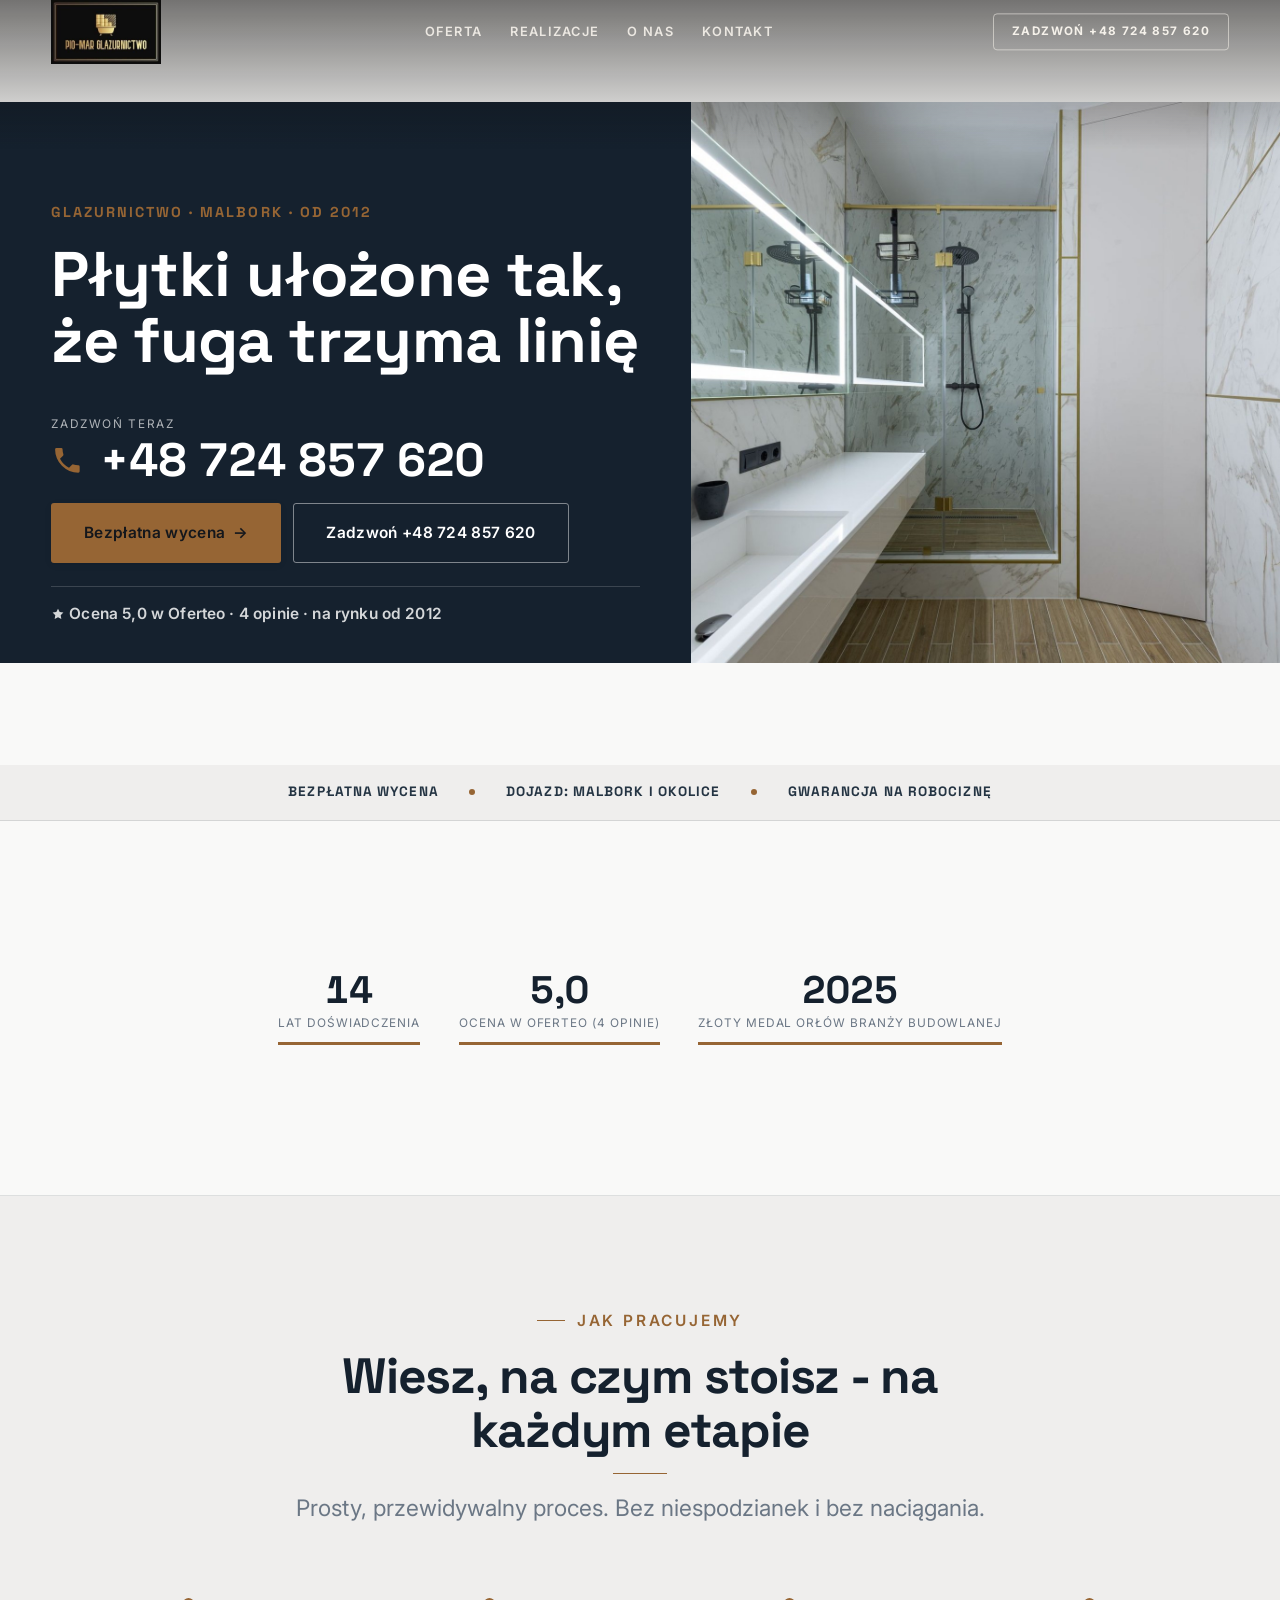
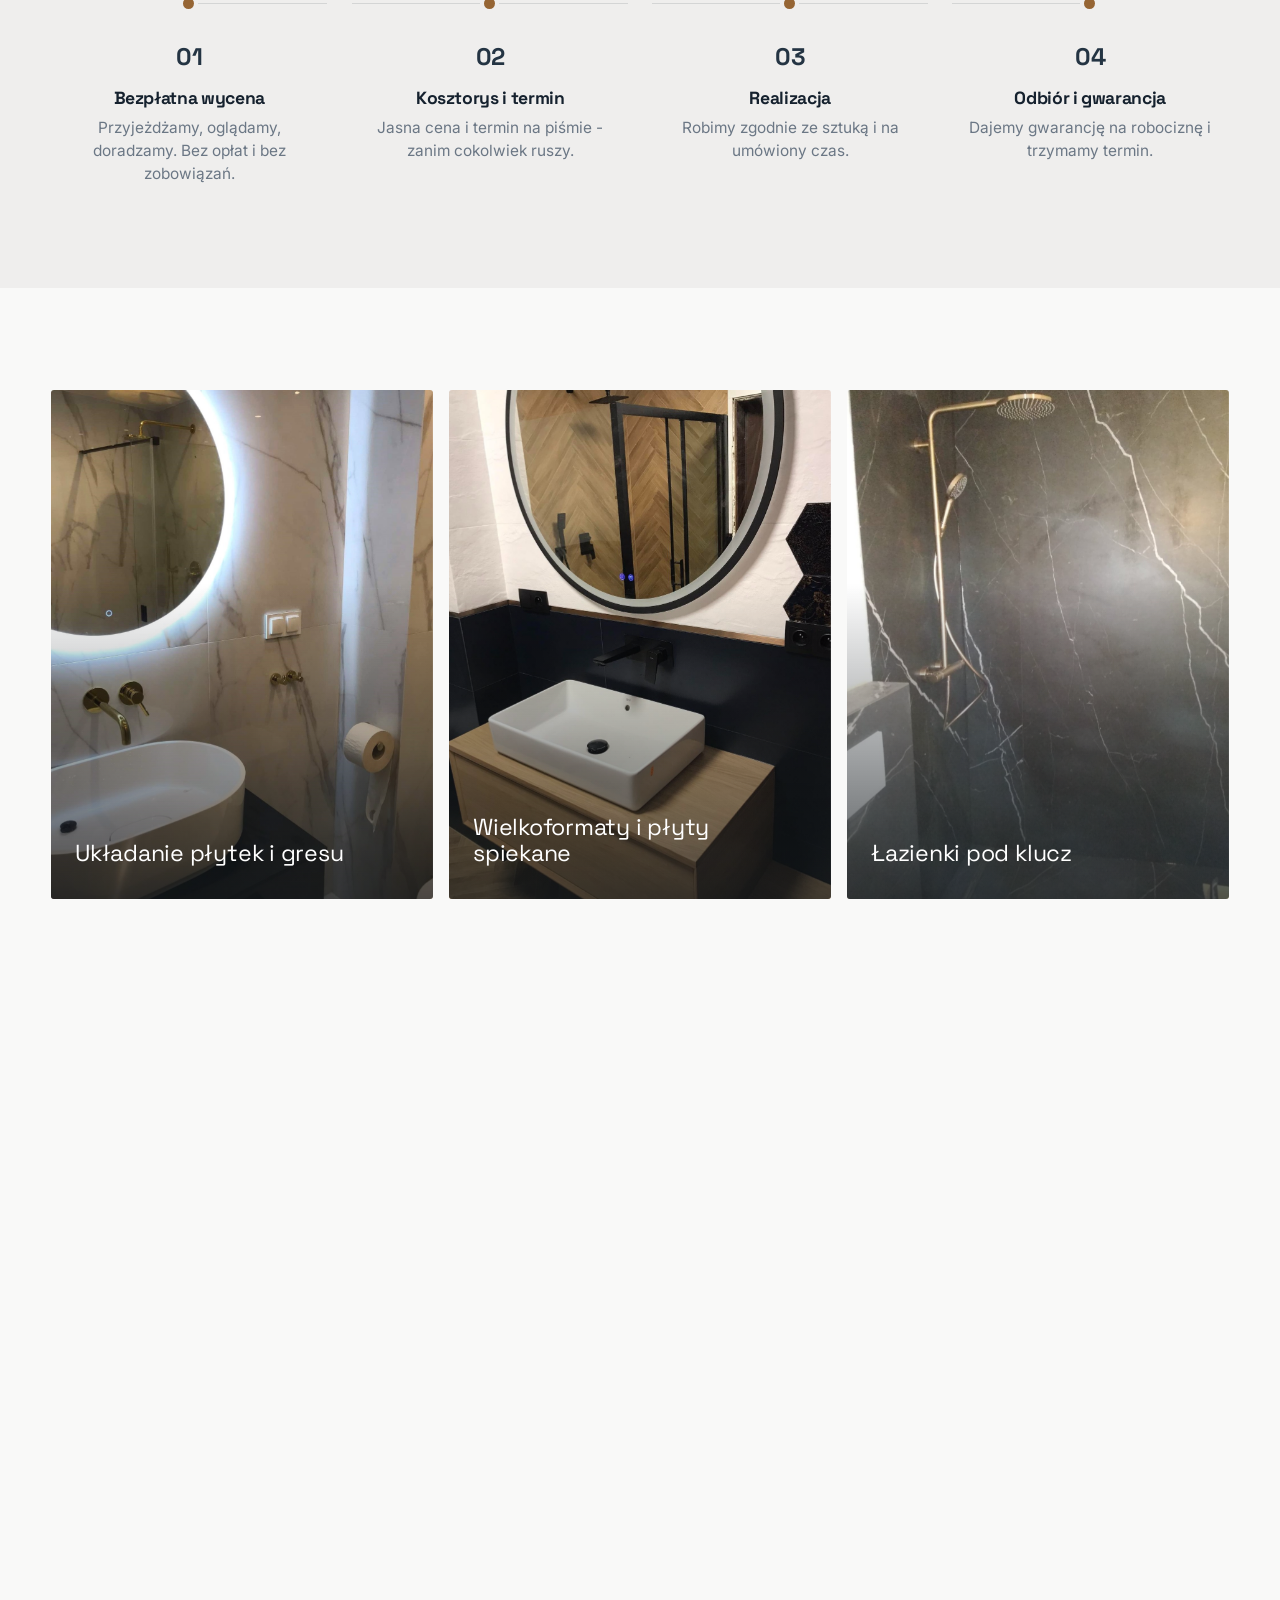
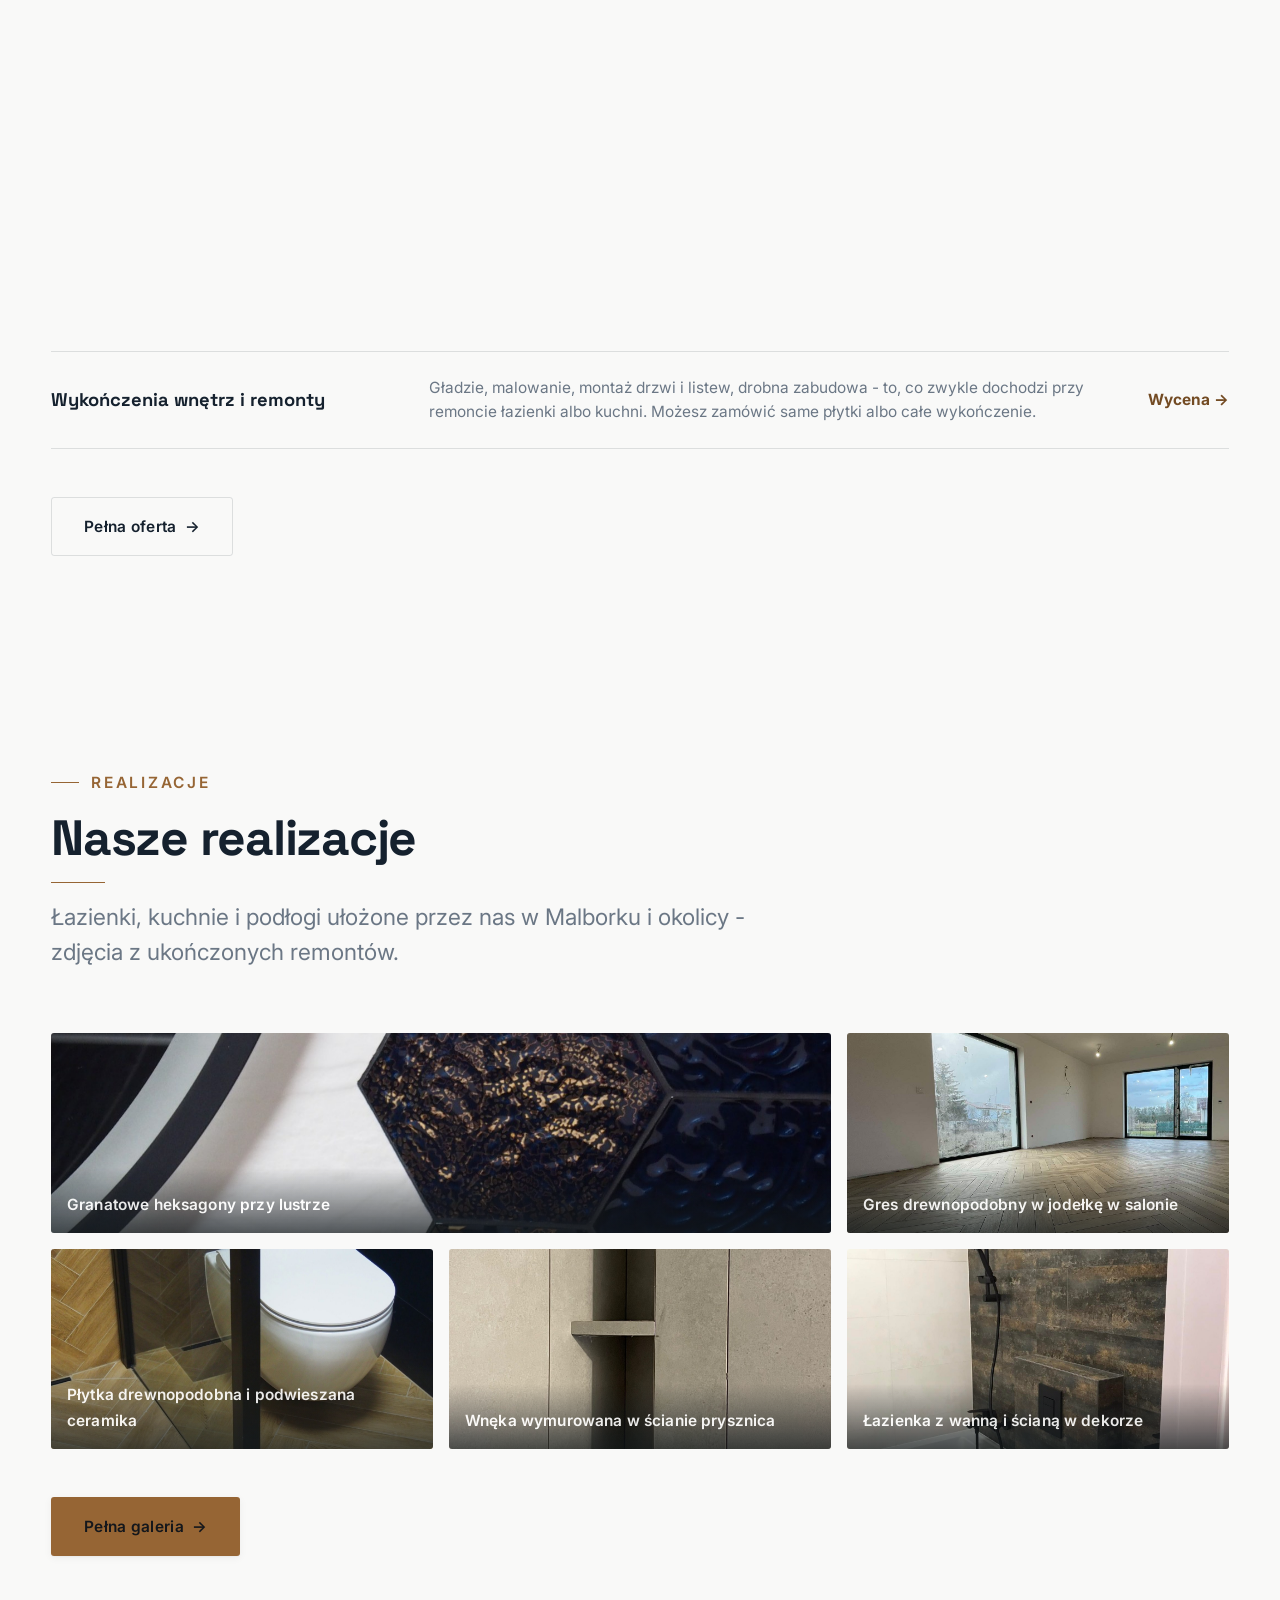
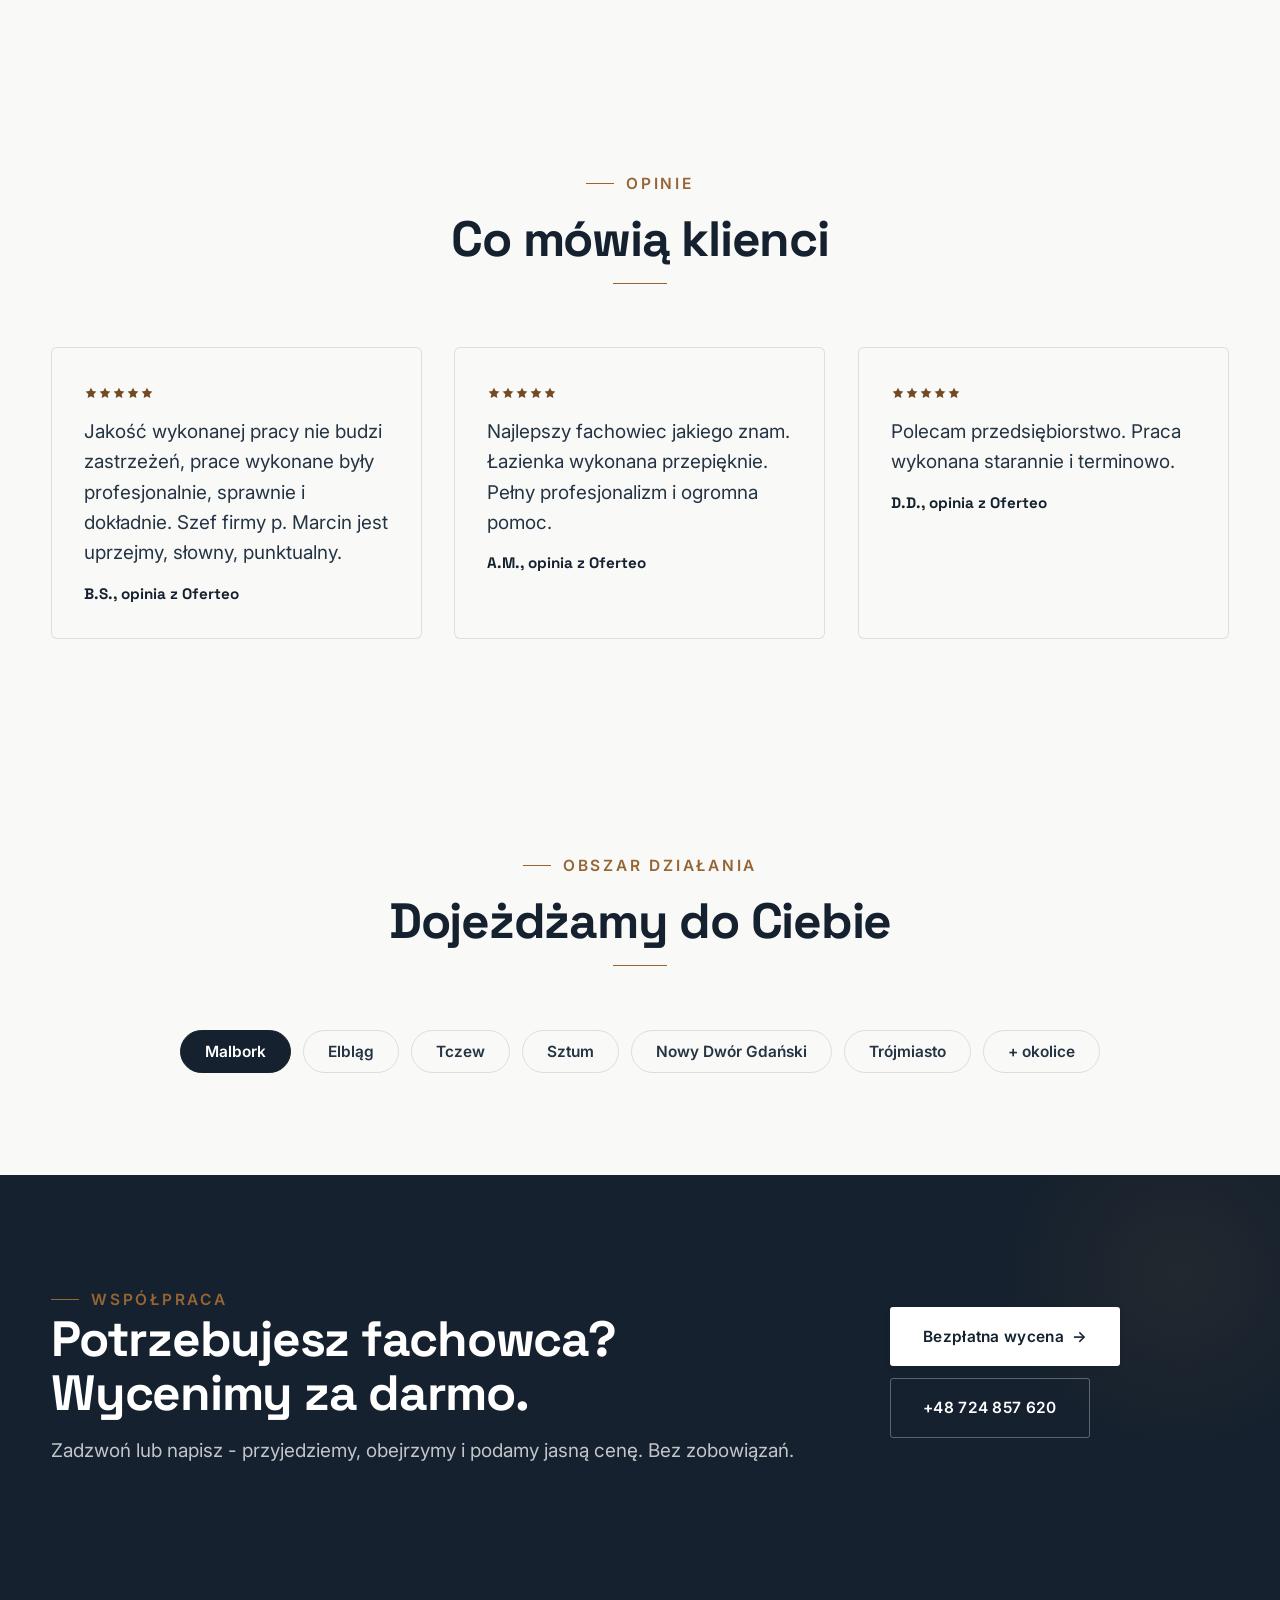
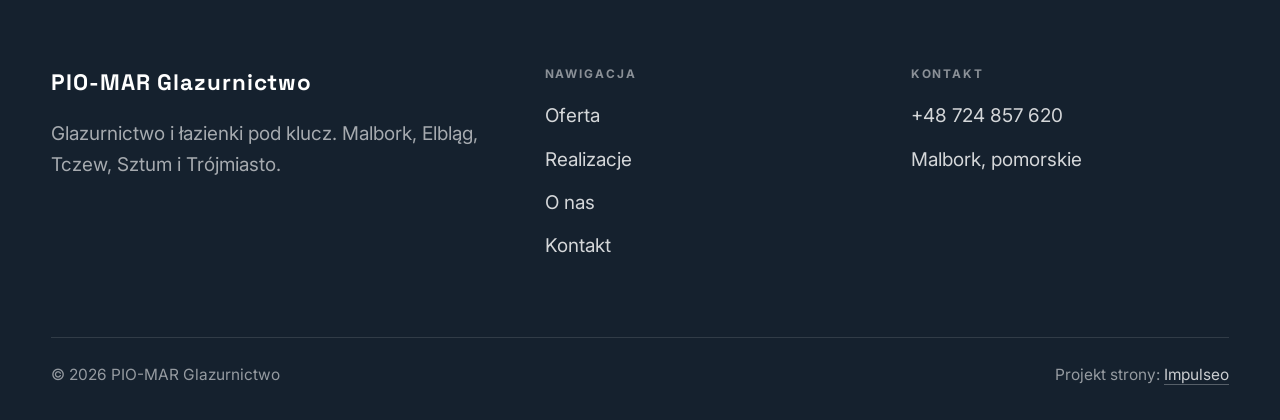
<file: index.html>
<!DOCTYPE html>
<html lang="pl">
<head>
<meta charset="UTF-8">
<meta name="viewport" content="width=device-width, initial-scale=1.0">
<title>PIO-MAR Glazurnictwo - Glazurnictwo i łazienki pod klucz · Malbork</title>
<meta name="description" content="PIO-MAR Glazurnictwo Malbork - układanie płytek, gresu i wielkoformatów, łazienki pod klucz, wykończenia wnętrz. Malbork, Elbląg, Tczew, Trójmiasto i okolice. Od 2012 roku. Zadzwoń i umów oględziny.">
<link rel="preconnect" href="https://fonts.googleapis.com">
<link rel="preconnect" href="https://fonts.gstatic.com" crossorigin>
<link href="https://fonts.googleapis.com/css2?family=Space+Grotesk:wght@500;600;700&family=Inter:wght@400;500;600&display=swap" rel="stylesheet">
<link rel="stylesheet" href="assets/styles.css">
</head>
<body>

<header class="nav">
  <div class="wrap nav-inner">
    <a class="brand brand-has-logo" href="index.html"><img class="brand-logo" src="img/logo.png" alt="PIO-MAR Glazurnictwo"></a>
    <nav class="nav-links">
      <a href="oferta.html">Oferta</a>
      <a href="realizacje.html">Realizacje</a>
      <a href="o-nas.html">O nas</a>
      <a href="kontakt.html">Kontakt</a>
      <a href="tel:+48724857620" class="btn btn-accent">Zadzwoń +48 724 857 620</a>
    </nav>
    <button class="nav-toggle" aria-label="Menu"><span></span><span></span><span></span></button>
  </div>
</header>

<section class="hero-fach">
  <img class="hf-photo" src="img/hero.jpg" fetchpriority="high" alt="PIO-MAR Glazurnictwo">
  <div class="hf-panel">
      <span class="hf-kicker">Glazurnictwo · Malbork · od 2012</span>
      <h1 class="hf-title">Płytki ułożone tak, że fuga trzyma linię</h1>
      <a class="hf-phone" href="tel:+48724857620"><span class="hf-phone-lab">Zadzwoń teraz</span><span class="hf-phone-num"><svg class="ico-tel" width="16" height="16" viewBox="0 0 24 24" fill="none" aria-hidden="true"><path d="M6.6 10.8a15.5 15.5 0 0 0 6.6 6.6l2.2-2.2a1 1 0 0 1 1-.24 11.4 11.4 0 0 0 3.6.58 1 1 0 0 1 1 1V20a1 1 0 0 1-1 1A17 17 0 0 1 3 4a1 1 0 0 1 1-1h3.5a1 1 0 0 1 1 1c0 1.25.2 2.46.58 3.6a1 1 0 0 1-.25 1l-2.23 2.2Z" fill="currentColor"/></svg> +48 724 857 620</span></a>
      <div class="hf-actions">
        <a href="kontakt.html" class="btn btn-accent">Bezpłatna wycena <span class="arr">→</span></a>
        <a href="tel:+48724857620" class="btn btn-ghost hf-ghost">Zadzwoń +48 724 857 620</a>
      </div>
      <div class="hf-trust"><svg class="ico-star" width="14" height="14" viewBox="0 0 24 24" style="vertical-align:-2px" aria-hidden="true"><path d="M12 2.8l2.85 5.8 6.4.93-4.63 4.5 1.1 6.37L12 17.4l-5.72 3 1.1-6.37-4.63-4.5 6.4-.93L12 2.8Z" fill="currentColor"/></svg> Ocena 5,0 w Oferteo · 4 opinie · na rynku od 2012</div>
  </div>
</section>
<section class="fach-promise">
  <div class="wrap">
    <ul class="fp-row reveal"><li>Bezpłatna wycena</li><li>Dojazd: Malbork i okolice</li><li>Gwarancja na robociznę</li></ul>
  </div>
</section>
<section class="trust-bar">
  <div class="wrap">
    <div class="tb-stats">
      <div class="tb-stat reveal"><span class="tb-num">14</span><span class="tb-lab">lat doświadczenia</span></div>
      <div class="tb-stat reveal"><span class="tb-num">5,0</span><span class="tb-lab">ocena w Oferteo (4 opinie)</span></div>
      <div class="tb-stat reveal"><span class="tb-num">2025</span><span class="tb-lab">Złoty Medal Orłów Branży Budowlanej</span></div>
    </div>
  </div>
</section>
<section class="proces fachowcy">
  <div class="wrap">
    <div class="head center reveal">
      <span class="eyebrow">Jak pracujemy</span>
      <h2>Wiesz, na czym stoisz - na każdym etapie</h2>
      <p>Prosty, przewidywalny proces. Bez niespodzianek i bez naciągania.</p>
    </div>
    <ol class="proces-line">
      <li class="reveal"><span class="pno">01</span><h3>Bezpłatna wycena</h3><p>Przyjeżdżamy, oglądamy, doradzamy. Bez opłat i bez zobowiązań.</p></li>
      <li class="reveal"><span class="pno">02</span><h3>Kosztorys i termin</h3><p>Jasna cena i termin na piśmie - zanim cokolwiek ruszy.</p></li>
      <li class="reveal"><span class="pno">03</span><h3>Realizacja</h3><p>Robimy zgodnie ze sztuką i na umówiony czas.</p></li>
      <li class="reveal"><span class="pno">04</span><h3>Odbiór i gwarancja</h3><p>Dajemy gwarancję na robociznę i trzymamy termin.</p></li>
    </ol>
  </div>
</section>
<section class="gateways-band">
  <div class="wrap">
    <div class="gateways">
      <a href="oferta.html" class="gateway reveal"><img src="img/g1.jpg" alt="Układanie płytek i gresu" loading="lazy"><span class="g-ttl">Układanie płytek i gresu</span></a>
      <a href="oferta.html" class="gateway reveal"><img src="img/g2.jpg" alt="Wielkoformaty i płyty spiekane" loading="lazy"><span class="g-ttl">Wielkoformaty i płyty spiekane</span></a>
      <a href="oferta.html" class="gateway reveal"><img src="img/g3.jpg" alt="Łazienki pod klucz" loading="lazy"><span class="g-ttl">Łazienki pod klucz</span></a>
    </div>
  </div>
</section>
<section class="fach-uslugi">
  <div class="wrap">
    <div class="head reveal">
      <span class="eyebrow">Co robimy</span>
      <h2>Glazurnictwo i wykończenia wnętrz</h2>
      <p>Zakres prac, jaki robimy najczęściej - pełny opis i wycenę znajdziesz niżej.</p>
    </div>
    <ul class="fu-list">
      <li class="fu-row reveal"><div class="fu-name">Układanie płytek i gresu</div><div class="fu-desc">Ściany i podłogi w łazienkach, kuchniach, salonach i na tarasach. Wypoziomowane podłoże, przemyślany rozkład płytki, cięcia pod skosem i fuga trzymająca jedną linię przez całe pomieszczenie.</div><a class="fu-cta" href="kontakt.html">Wycena <span class="arr">→</span></a></li>
      <li class="fu-row reveal"><div class="fu-name">Wielkoformaty i płyty spiekane</div><div class="fu-desc">Duże formaty i spieki układamy na ścianach oraz podłogach - z systemem poziomującym i cięciem na miejscu. Mniej fug, spokojniejsza ściana, efekt litego kamienia.</div><a class="fu-cta" href="kontakt.html">Wycena <span class="arr">→</span></a></li>
      <li class="fu-row reveal"><div class="fu-name">Łazienki pod klucz</div><div class="fu-desc">Od skucia starych płytek, przez hydroizolację i spadki pod odpływ liniowy, po zamontowaną kabinę, wannę i ceramikę. Jedna ekipa prowadzi całą łazienkę, bez przerzucania odpowiedzialności.</div><a class="fu-cta" href="kontakt.html">Wycena <span class="arr">→</span></a></li>
      <li class="fu-row reveal"><div class="fu-name">Mozaika, heksagony i dekory</div><div class="fu-desc">Ściana za blatem w kuchni, heksagony przy lustrze, wnęka w strefie prysznica. Drobne formaty wymagają cierpliwości i dobrego rozplanowania - lubimy takie roboty.</div><a class="fu-cta" href="kontakt.html">Wycena <span class="arr">→</span></a></li>
      <li class="fu-row reveal"><div class="fu-name">Podłogi z gresu w jodełkę</div><div class="fu-desc">Gres drewnopodobny układany w jodełkę klasyczną lub francuską. Wygląda jak parkiet, a znosi wodę i ogrzewanie podłogowe. Wzór rozrysowujemy przed klejeniem, żeby nie zgubić układu przy progach.</div><a class="fu-cta" href="kontakt.html">Wycena <span class="arr">→</span></a></li>
      <li class="fu-row reveal"><div class="fu-name">Wykończenia wnętrz i remonty</div><div class="fu-desc">Gładzie, malowanie, montaż drzwi i listew, drobna zabudowa - to, co zwykle dochodzi przy remoncie łazienki albo kuchni. Możesz zamówić same płytki albo całe wykończenie.</div><a class="fu-cta" href="kontakt.html">Wycena <span class="arr">→</span></a></li>
    </ul>
    <div style="margin-top:var(--space-7)" class="reveal"><a href="oferta.html" class="btn btn-ghost">Pełna oferta <span class="arr">→</span></a></div>
  </div>
</section>
<section>
  <div class="wrap">
    <div class="head reveal">
      <span class="eyebrow">Realizacje</span>
      <h2>Nasze realizacje</h2>
      <p>Łazienki, kuchnie i podłogi ułożone przez nas w Malborku i okolicy - zdjęcia z ukończonych remontów.</p>
    </div>
    <div class="gallery">
      <div class="tile t-two3 reveal"><img src="img/g4.jpg" alt="Granatowe heksagony przy lustrze" loading="lazy"><div class="cap">Granatowe heksagony przy lustrze</div></div>
      <div class="tile t-third reveal"><img src="img/g5.jpg" alt="Gres drewnopodobny w jodełkę w salonie" loading="lazy"><div class="cap">Gres drewnopodobny w jodełkę w salonie</div></div>
      <div class="tile t-third reveal"><img src="img/g6.jpg" alt="Płytka drewnopodobna i podwieszana ceramika" loading="lazy"><div class="cap">Płytka drewnopodobna i podwieszana ceramika</div></div>
      <div class="tile t-third reveal"><img src="img/g7.jpg" alt="Wnęka wymurowana w ścianie prysznica" loading="lazy"><div class="cap">Wnęka wymurowana w ścianie prysznica</div></div>
      <div class="tile t-third reveal"><img src="img/g8.jpg" alt="Łazienka z wanną i ścianą w dekorze" loading="lazy"><div class="cap">Łazienka z wanną i ścianą w dekorze</div></div>
    </div>
    <div style="margin-top:var(--space-7)" class="reveal"><a href="realizacje.html" class="btn btn-accent">Pełna galeria <span class="arr">→</span></a></div>
  </div>
</section>
<section class="opinie">
  <div class="wrap">
    <div class="head center reveal">
      <span class="eyebrow">Opinie</span>
      <h2>Co mówią klienci</h2>
    </div>
    <div class="opinie-grid">
      <figure class="op-card reveal"><span class="op-star"><svg class="ico-star" width="14" height="14" viewBox="0 0 24 24" style="vertical-align:-2px" aria-hidden="true"><path d="M12 2.8l2.85 5.8 6.4.93-4.63 4.5 1.1 6.37L12 17.4l-5.72 3 1.1-6.37-4.63-4.5 6.4-.93L12 2.8Z" fill="currentColor"/></svg><svg class="ico-star" width="14" height="14" viewBox="0 0 24 24" style="vertical-align:-2px" aria-hidden="true"><path d="M12 2.8l2.85 5.8 6.4.93-4.63 4.5 1.1 6.37L12 17.4l-5.72 3 1.1-6.37-4.63-4.5 6.4-.93L12 2.8Z" fill="currentColor"/></svg><svg class="ico-star" width="14" height="14" viewBox="0 0 24 24" style="vertical-align:-2px" aria-hidden="true"><path d="M12 2.8l2.85 5.8 6.4.93-4.63 4.5 1.1 6.37L12 17.4l-5.72 3 1.1-6.37-4.63-4.5 6.4-.93L12 2.8Z" fill="currentColor"/></svg><svg class="ico-star" width="14" height="14" viewBox="0 0 24 24" style="vertical-align:-2px" aria-hidden="true"><path d="M12 2.8l2.85 5.8 6.4.93-4.63 4.5 1.1 6.37L12 17.4l-5.72 3 1.1-6.37-4.63-4.5 6.4-.93L12 2.8Z" fill="currentColor"/></svg><svg class="ico-star" width="14" height="14" viewBox="0 0 24 24" style="vertical-align:-2px" aria-hidden="true"><path d="M12 2.8l2.85 5.8 6.4.93-4.63 4.5 1.1 6.37L12 17.4l-5.72 3 1.1-6.37-4.63-4.5 6.4-.93L12 2.8Z" fill="currentColor"/></svg></span><blockquote>Jakość wykonanej pracy nie budzi zastrzeżeń, prace wykonane były profesjonalnie, sprawnie i dokładnie. Szef firmy p. Marcin jest uprzejmy, słowny, punktualny.</blockquote><span class="op-autor">B.S., opinia z Oferteo</span></figure>
      <figure class="op-card reveal"><span class="op-star"><svg class="ico-star" width="14" height="14" viewBox="0 0 24 24" style="vertical-align:-2px" aria-hidden="true"><path d="M12 2.8l2.85 5.8 6.4.93-4.63 4.5 1.1 6.37L12 17.4l-5.72 3 1.1-6.37-4.63-4.5 6.4-.93L12 2.8Z" fill="currentColor"/></svg><svg class="ico-star" width="14" height="14" viewBox="0 0 24 24" style="vertical-align:-2px" aria-hidden="true"><path d="M12 2.8l2.85 5.8 6.4.93-4.63 4.5 1.1 6.37L12 17.4l-5.72 3 1.1-6.37-4.63-4.5 6.4-.93L12 2.8Z" fill="currentColor"/></svg><svg class="ico-star" width="14" height="14" viewBox="0 0 24 24" style="vertical-align:-2px" aria-hidden="true"><path d="M12 2.8l2.85 5.8 6.4.93-4.63 4.5 1.1 6.37L12 17.4l-5.72 3 1.1-6.37-4.63-4.5 6.4-.93L12 2.8Z" fill="currentColor"/></svg><svg class="ico-star" width="14" height="14" viewBox="0 0 24 24" style="vertical-align:-2px" aria-hidden="true"><path d="M12 2.8l2.85 5.8 6.4.93-4.63 4.5 1.1 6.37L12 17.4l-5.72 3 1.1-6.37-4.63-4.5 6.4-.93L12 2.8Z" fill="currentColor"/></svg><svg class="ico-star" width="14" height="14" viewBox="0 0 24 24" style="vertical-align:-2px" aria-hidden="true"><path d="M12 2.8l2.85 5.8 6.4.93-4.63 4.5 1.1 6.37L12 17.4l-5.72 3 1.1-6.37-4.63-4.5 6.4-.93L12 2.8Z" fill="currentColor"/></svg></span><blockquote>Najlepszy fachowiec jakiego znam. Łazienka wykonana przepięknie. Pełny profesjonalizm i ogromna pomoc.</blockquote><span class="op-autor">A.M., opinia z Oferteo</span></figure>
      <figure class="op-card reveal"><span class="op-star"><svg class="ico-star" width="14" height="14" viewBox="0 0 24 24" style="vertical-align:-2px" aria-hidden="true"><path d="M12 2.8l2.85 5.8 6.4.93-4.63 4.5 1.1 6.37L12 17.4l-5.72 3 1.1-6.37-4.63-4.5 6.4-.93L12 2.8Z" fill="currentColor"/></svg><svg class="ico-star" width="14" height="14" viewBox="0 0 24 24" style="vertical-align:-2px" aria-hidden="true"><path d="M12 2.8l2.85 5.8 6.4.93-4.63 4.5 1.1 6.37L12 17.4l-5.72 3 1.1-6.37-4.63-4.5 6.4-.93L12 2.8Z" fill="currentColor"/></svg><svg class="ico-star" width="14" height="14" viewBox="0 0 24 24" style="vertical-align:-2px" aria-hidden="true"><path d="M12 2.8l2.85 5.8 6.4.93-4.63 4.5 1.1 6.37L12 17.4l-5.72 3 1.1-6.37-4.63-4.5 6.4-.93L12 2.8Z" fill="currentColor"/></svg><svg class="ico-star" width="14" height="14" viewBox="0 0 24 24" style="vertical-align:-2px" aria-hidden="true"><path d="M12 2.8l2.85 5.8 6.4.93-4.63 4.5 1.1 6.37L12 17.4l-5.72 3 1.1-6.37-4.63-4.5 6.4-.93L12 2.8Z" fill="currentColor"/></svg><svg class="ico-star" width="14" height="14" viewBox="0 0 24 24" style="vertical-align:-2px" aria-hidden="true"><path d="M12 2.8l2.85 5.8 6.4.93-4.63 4.5 1.1 6.37L12 17.4l-5.72 3 1.1-6.37-4.63-4.5 6.4-.93L12 2.8Z" fill="currentColor"/></svg></span><blockquote>Polecam przedsiębiorstwo. Praca wykonana starannie i terminowo.</blockquote><span class="op-autor">D.D., opinia z Oferteo</span></figure>
    </div>
  </div>
</section>
<section class="obszar">
  <div class="wrap">
    <div class="head center reveal">
      <span class="eyebrow">Obszar działania</span>
      <h2>Dojeżdżamy do Ciebie</h2>
    </div>
    <ul class="obszar-list reveal"><li class="is-home">Malbork</li><li>Elbląg</li><li>Tczew</li><li>Sztum</li><li>Nowy Dwór Gdański</li><li>Trójmiasto</li><li>+ okolice</li></ul>
  </div>
</section>
<section class="cta">
  <div class="wrap">
    <div class="reveal">
      <span class="eyebrow">Współpraca</span>
      <h2>Potrzebujesz fachowca? Wycenimy za darmo.</h2>
      <p>Zadzwoń lub napisz - przyjedziemy, obejrzymy i podamy jasną cenę. Bez zobowiązań.</p>
    </div>
    <div class="cta-actions reveal">
      <a href="kontakt.html" class="btn btn-light">Bezpłatna wycena <span class="arr">→</span></a>
      <a href="tel:+48724857620" class="btn btn-ghost" style="color:#fff;border-color:rgba(255,255,255,.3)">+48 724 857 620</a>
    </div>
  </div>
</section>

<footer>
  <div class="wrap">
    <div class="foot-grid">
      <div class="foot-brand">
        <div class="name">PIO-MAR Glazurnictwo</div>
        <p>Glazurnictwo i łazienki pod klucz. Malbork, Elbląg, Tczew, Sztum i Trójmiasto.</p>
      </div>
      <div class="foot-col">
        <h4>Nawigacja</h4>
        <a href="oferta.html">Oferta</a>
        <a href="realizacje.html">Realizacje</a>
        <a href="o-nas.html">O nas</a>
        <a href="kontakt.html">Kontakt</a>
      </div>
      <div class="foot-col">
        <h4>Kontakt</h4>
        <a href="tel:+48724857620">+48 724 857 620</a>
        <p>Malbork, pomorskie</p>
      </div>
    </div>
    <div class="foot-bot">
      <span>© 2026 PIO-MAR Glazurnictwo</span>
      <span>Projekt strony: <a class="foot-credit" href="https://impulseo.pl" target="_blank" rel="noopener">Impulseo</a></span>
    </div>
  </div>
</footer>
<div class="sticky-call"><a class="sc-call" href="tel:+48724857620"><svg class="ico-tel" width="16" height="16" viewBox="0 0 24 24" fill="none" aria-hidden="true"><path d="M6.6 10.8a15.5 15.5 0 0 0 6.6 6.6l2.2-2.2a1 1 0 0 1 1-.24 11.4 11.4 0 0 0 3.6.58 1 1 0 0 1 1 1V20a1 1 0 0 1-1 1A17 17 0 0 1 3 4a1 1 0 0 1 1-1h3.5a1 1 0 0 1 1 1c0 1.25.2 2.46.58 3.6a1 1 0 0 1-.25 1l-2.23 2.2Z" fill="currentColor"/></svg> Zadzwoń</a><a class="sc-quote" href="kontakt.html">Bezpłatna wycena</a></div>

<script src="assets/main.js"></script>
</body>
</html>
</file>
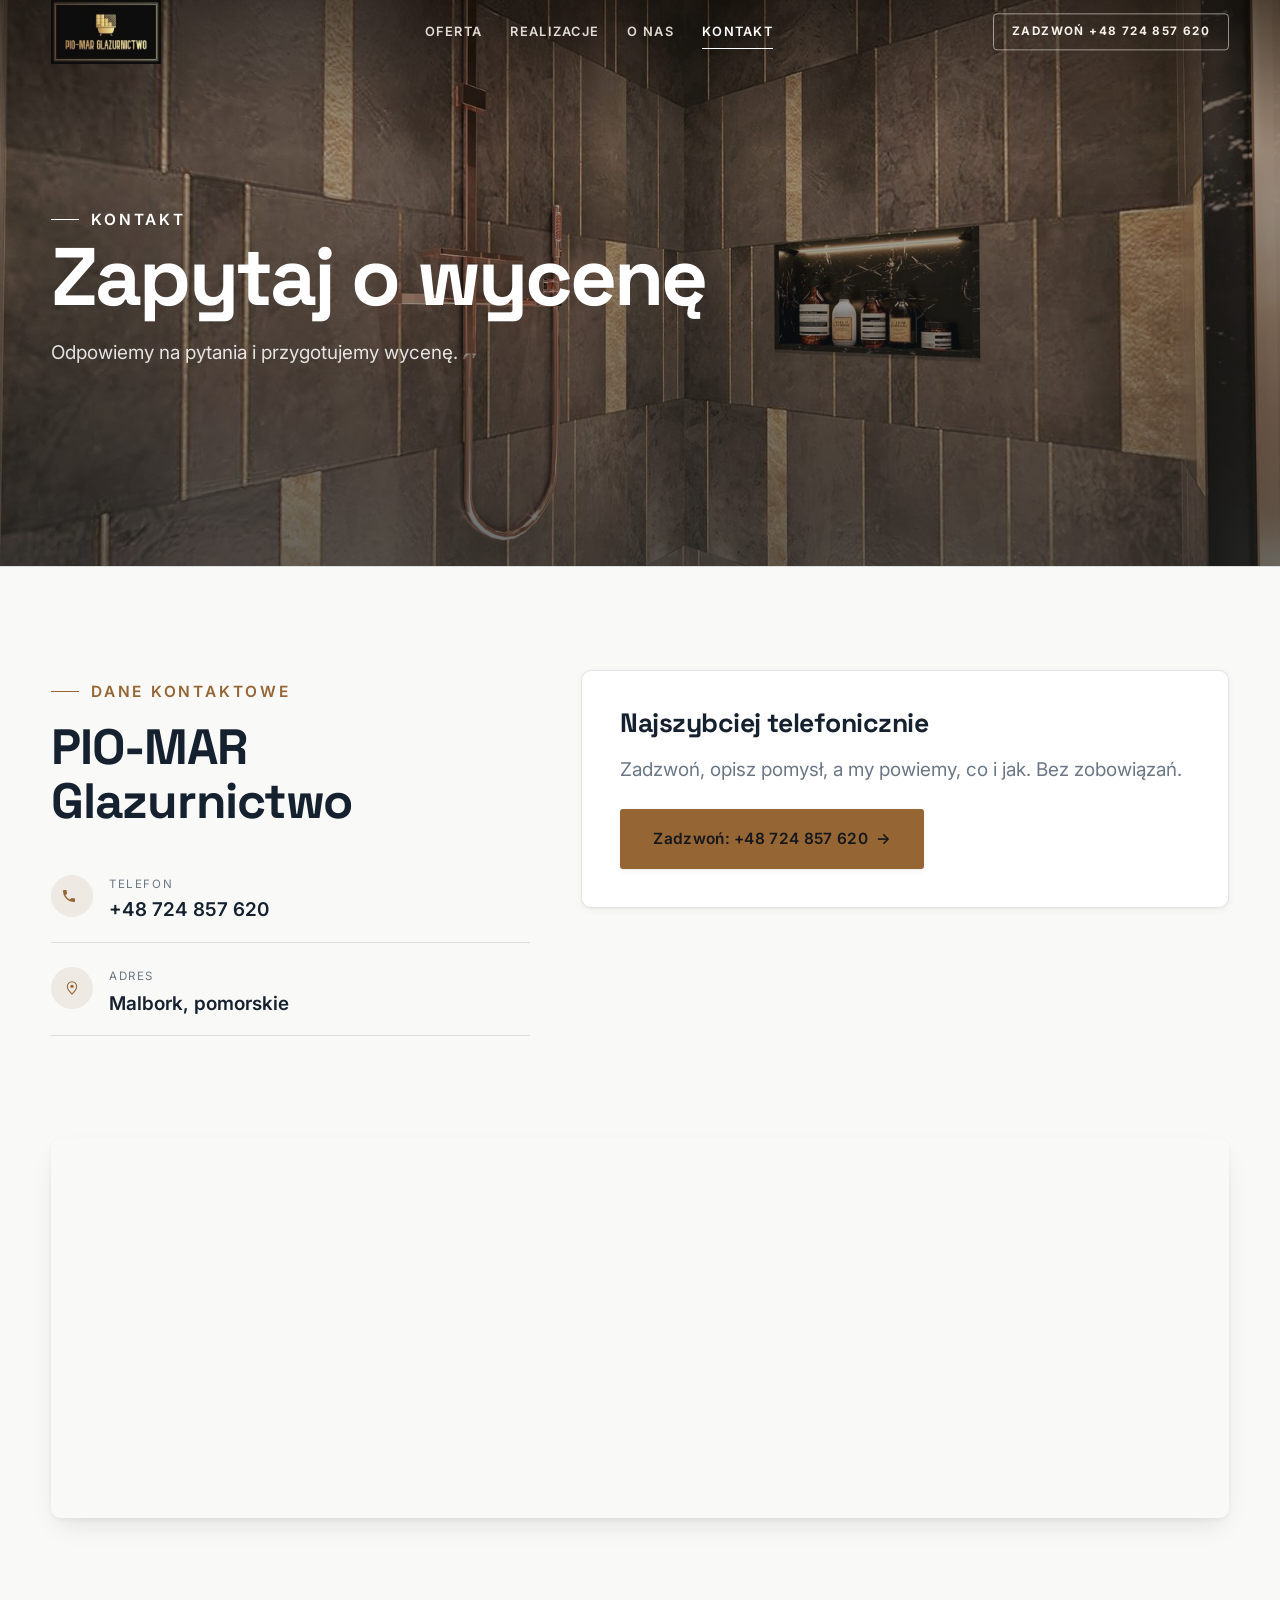
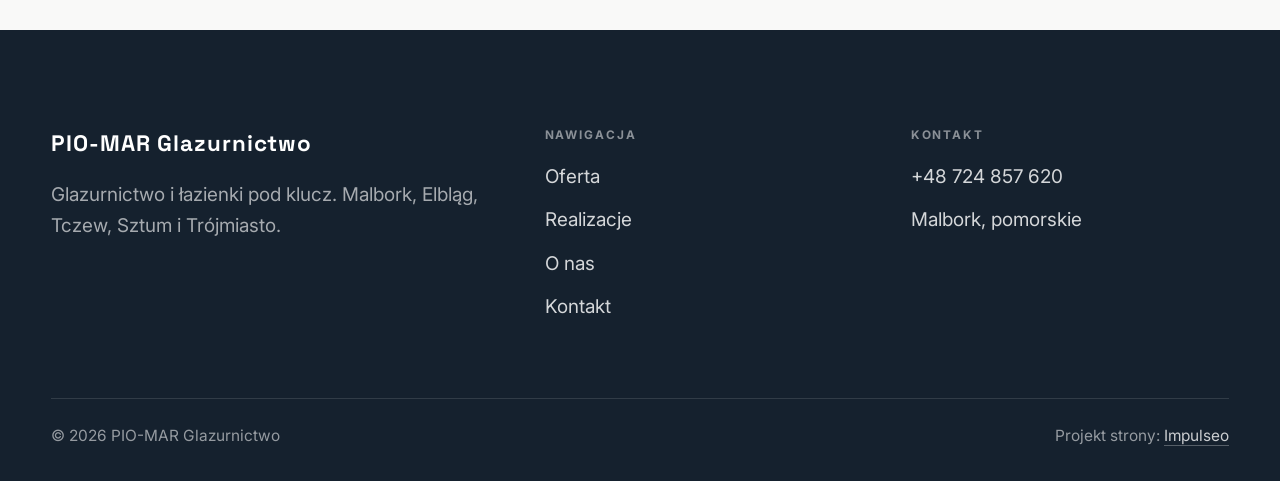
<file: kontakt.html>
<!DOCTYPE html>
<html lang="pl">
<head>
<meta charset="UTF-8">
<meta name="viewport" content="width=device-width, initial-scale=1.0">
<title>Kontakt - PIO-MAR Glazurnictwo</title>
<meta name="description" content="Kontakt PIO-MAR Glazurnictwo - Malbork, pomorskie">
<link rel="preconnect" href="https://fonts.googleapis.com">
<link rel="preconnect" href="https://fonts.gstatic.com" crossorigin>
<link href="https://fonts.googleapis.com/css2?family=Space+Grotesk:wght@500;600;700&family=Inter:wght@400;500;600&display=swap" rel="stylesheet">
<link rel="stylesheet" href="assets/styles.css">
</head>
<body>

<header class="nav">
  <div class="wrap nav-inner">
    <a class="brand brand-has-logo" href="index.html"><img class="brand-logo" src="img/logo.png" alt="PIO-MAR Glazurnictwo"></a>
    <nav class="nav-links">
      <a href="oferta.html">Oferta</a>
      <a href="realizacje.html">Realizacje</a>
      <a href="o-nas.html">O nas</a>
      <a href="kontakt.html" class="active">Kontakt</a>
      <a href="tel:+48724857620" class="btn btn-accent">Zadzwoń +48 724 857 620</a>
    </nav>
    <button class="nav-toggle" aria-label="Menu"><span></span><span></span><span></span></button>
  </div>
</header>

<section class="pagehead">
  <img src="img/p-kontakt.jpg" alt="PIO-MAR Glazurnictwo - Zapytaj o wycenę">
  <div class="wrap">
    <span class="eyebrow">Kontakt</span>
    <h1>Zapytaj o wycenę</h1>
    <p>Odpowiemy na pytania i przygotujemy wycenę.</p>
  </div>
</section>
<section>
  <div class="wrap contact-grid">
    <div class="reveal">
      <span class="eyebrow">Dane kontaktowe</span>
      <h2 style="margin:var(--space-4) 0 var(--space-6)">PIO-MAR Glazurnictwo</h2>
      <div class="info-list">
        <div class="info-row"><div class="ic"><svg class="ico-tel" width="16" height="16" viewBox="0 0 24 24" fill="none" aria-hidden="true"><path d="M6.6 10.8a15.5 15.5 0 0 0 6.6 6.6l2.2-2.2a1 1 0 0 1 1-.24 11.4 11.4 0 0 0 3.6.58 1 1 0 0 1 1 1V20a1 1 0 0 1-1 1A17 17 0 0 1 3 4a1 1 0 0 1 1-1h3.5a1 1 0 0 1 1 1c0 1.25.2 2.46.58 3.6a1 1 0 0 1-.25 1l-2.23 2.2Z" fill="currentColor"/></svg></div><div><div class="lbl">Telefon</div><a class="val" href="tel:+48724857620">+48 724 857 620</a></div></div>
        <div class="info-row"><div class="ic"><svg class="ico-pin" width="16" height="16" viewBox="0 0 24 24" fill="none" aria-hidden="true"><path d="M12 21s7-6.1 7-11.5A7 7 0 0 0 5 9.5C5 14.9 12 21 12 21Z" stroke="currentColor" stroke-width="1.6" fill="none"/><circle cx="12" cy="9.5" r="2.4" fill="currentColor"/></svg></div><div><div class="lbl">Adres</div><div class="val">Malbork, pomorskie</div></div></div>
      </div>
    </div>
    <div class="reveal">
      <div class="form">
        <h3 style="margin-bottom:var(--space-4)">Najszybciej telefonicznie</h3>
        <p class="muted" style="margin-bottom:var(--space-5)">Zadzwoń, opisz pomysł, a my powiemy, co i jak. Bez zobowiązań.</p>
        <a href="tel:+48724857620" class="btn btn-accent" style="justify-content:center">Zadzwoń: +48 724 857 620 <span class="arr">→</span></a>
      </div>
    </div>
  </div>
</section>
<section style="padding-top:0">
  <div class="wrap reveal">
    <iframe class="map" title="PIO-MAR Glazurnictwo - Malbork" src="https://maps.google.com/maps?q=54.0374962%2C19.0260113&z=15&output=embed" loading="lazy" referrerpolicy="no-referrer-when-downgrade"></iframe>
  </div>
</section>

<footer>
  <div class="wrap">
    <div class="foot-grid">
      <div class="foot-brand">
        <div class="name">PIO-MAR Glazurnictwo</div>
        <p>Glazurnictwo i łazienki pod klucz. Malbork, Elbląg, Tczew, Sztum i Trójmiasto.</p>
      </div>
      <div class="foot-col">
        <h4>Nawigacja</h4>
        <a href="oferta.html">Oferta</a>
        <a href="realizacje.html">Realizacje</a>
        <a href="o-nas.html">O nas</a>
        <a href="kontakt.html">Kontakt</a>
      </div>
      <div class="foot-col">
        <h4>Kontakt</h4>
        <a href="tel:+48724857620">+48 724 857 620</a>
        <p>Malbork, pomorskie</p>
      </div>
    </div>
    <div class="foot-bot">
      <span>© 2026 PIO-MAR Glazurnictwo</span>
      <span>Projekt strony: <a class="foot-credit" href="https://impulseo.pl" target="_blank" rel="noopener">Impulseo</a></span>
    </div>
  </div>
</footer>
<div class="sticky-call"><a class="sc-call" href="tel:+48724857620"><svg class="ico-tel" width="16" height="16" viewBox="0 0 24 24" fill="none" aria-hidden="true"><path d="M6.6 10.8a15.5 15.5 0 0 0 6.6 6.6l2.2-2.2a1 1 0 0 1 1-.24 11.4 11.4 0 0 0 3.6.58 1 1 0 0 1 1 1V20a1 1 0 0 1-1 1A17 17 0 0 1 3 4a1 1 0 0 1 1-1h3.5a1 1 0 0 1 1 1c0 1.25.2 2.46.58 3.6a1 1 0 0 1-.25 1l-2.23 2.2Z" fill="currentColor"/></svg> Zadzwoń</a><a class="sc-quote" href="kontakt.html">Bezpłatna wycena</a></div>

<script src="assets/main.js"></script>
</body>
</html>
</file>
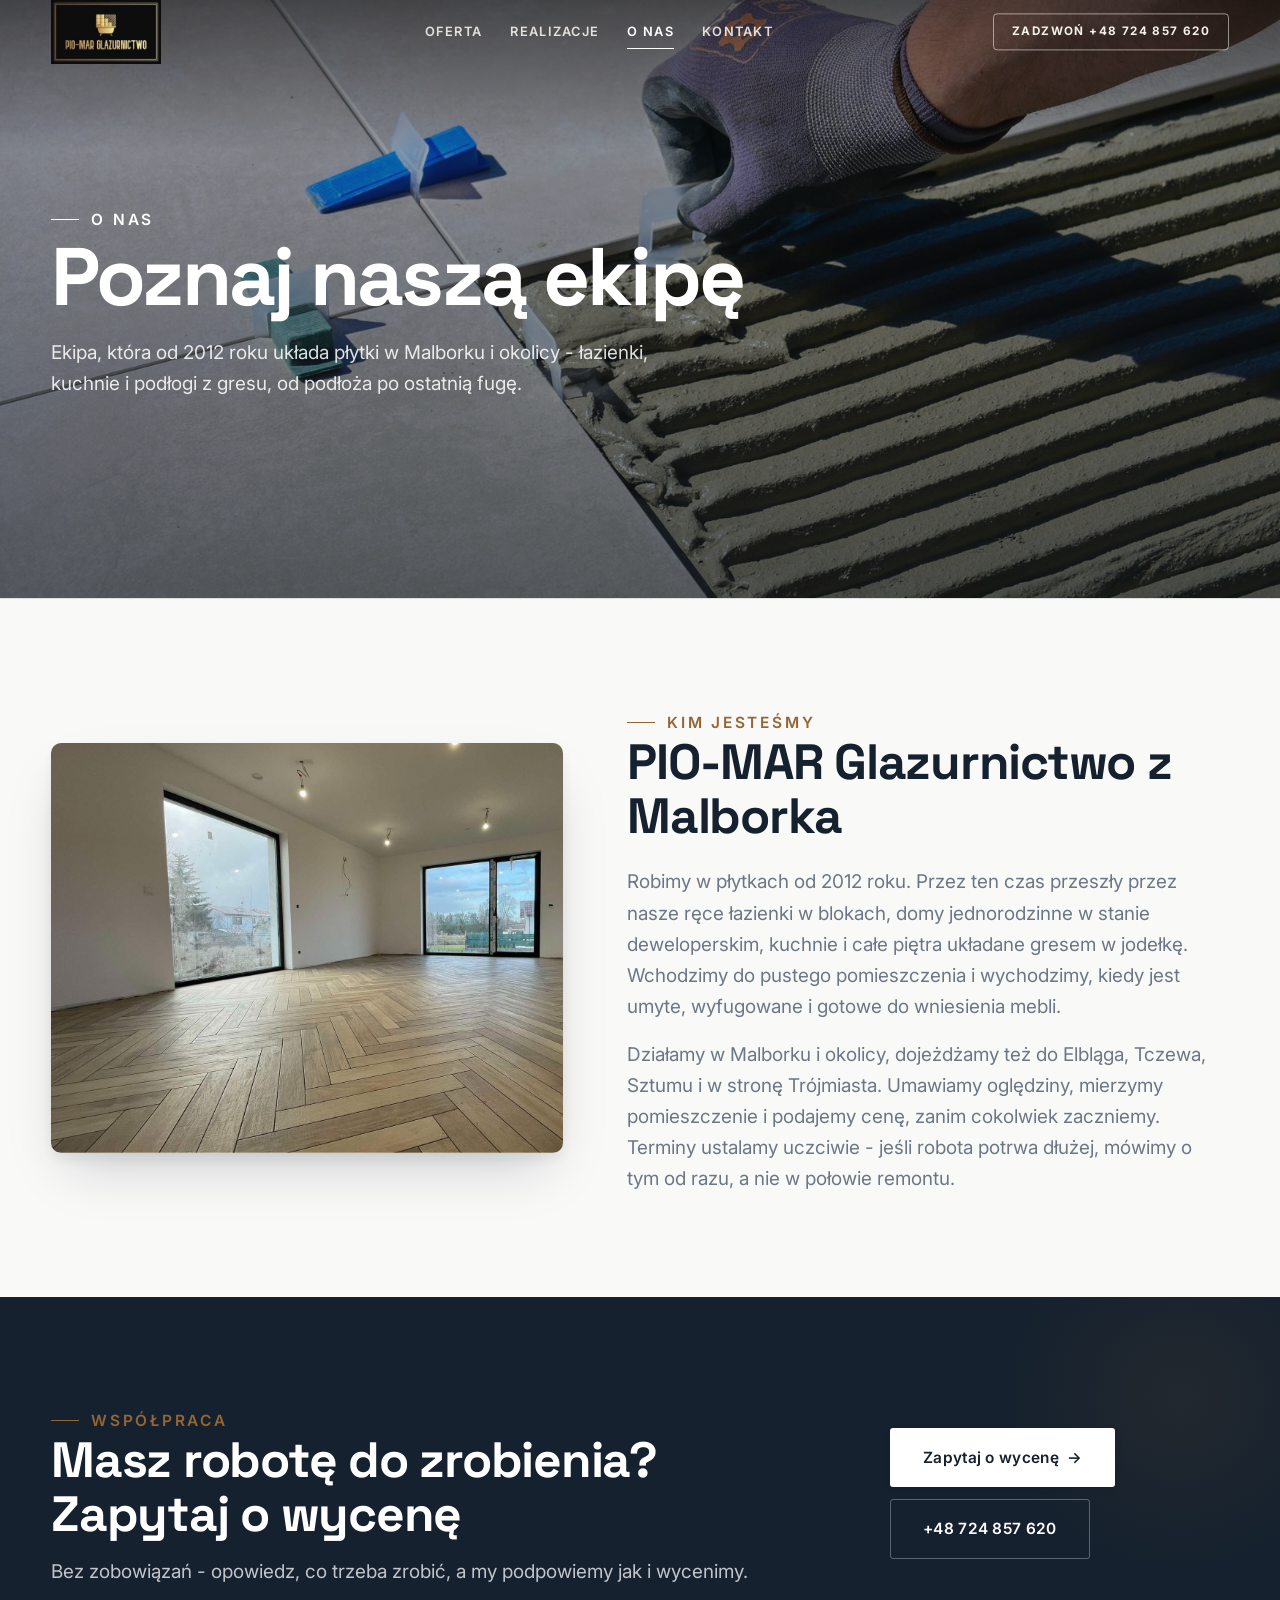
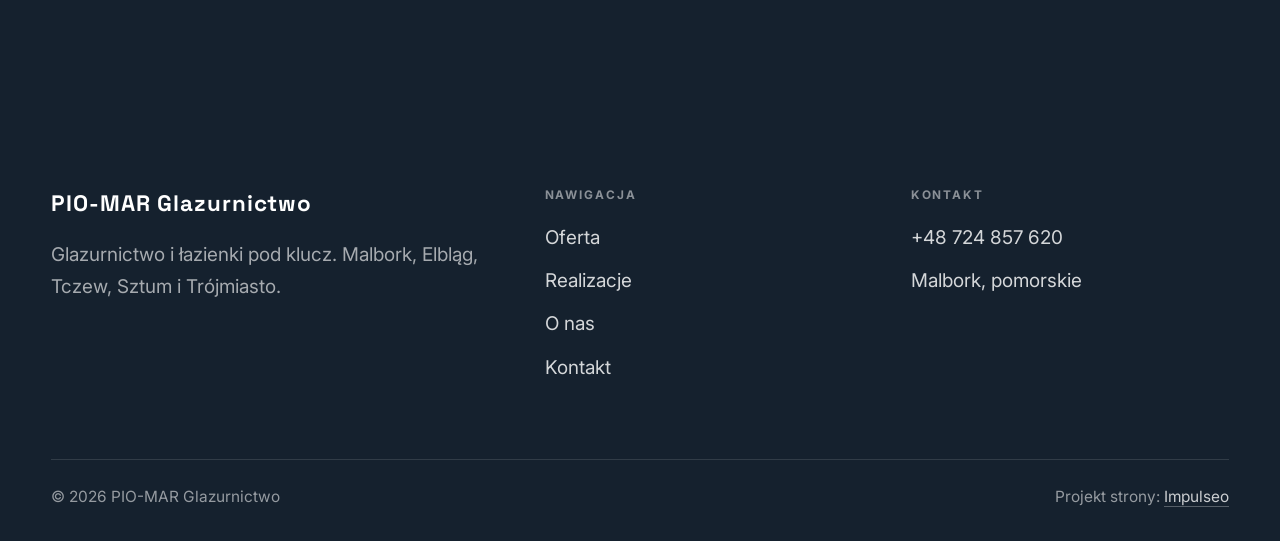
<file: o-nas.html>
<!DOCTYPE html>
<html lang="pl">
<head>
<meta charset="UTF-8">
<meta name="viewport" content="width=device-width, initial-scale=1.0">
<title>O nas - PIO-MAR Glazurnictwo</title>
<meta name="description" content="PIO-MAR Glazurnictwo Malbork - układanie płytek, gresu i wielkoformatów, łazienki pod klucz, wykończenia wnętrz. Malbork, Elbląg, Tczew, Trójmiasto i okolice. Od 2012 roku. Zadzwoń i umów oględziny.">
<link rel="preconnect" href="https://fonts.googleapis.com">
<link rel="preconnect" href="https://fonts.gstatic.com" crossorigin>
<link href="https://fonts.googleapis.com/css2?family=Space+Grotesk:wght@500;600;700&family=Inter:wght@400;500;600&display=swap" rel="stylesheet">
<link rel="stylesheet" href="assets/styles.css">
</head>
<body>

<header class="nav">
  <div class="wrap nav-inner">
    <a class="brand brand-has-logo" href="index.html"><img class="brand-logo" src="img/logo.png" alt="PIO-MAR Glazurnictwo"></a>
    <nav class="nav-links">
      <a href="oferta.html">Oferta</a>
      <a href="realizacje.html">Realizacje</a>
      <a href="o-nas.html" class="active">O nas</a>
      <a href="kontakt.html">Kontakt</a>
      <a href="tel:+48724857620" class="btn btn-accent">Zadzwoń +48 724 857 620</a>
    </nav>
    <button class="nav-toggle" aria-label="Menu"><span></span><span></span><span></span></button>
  </div>
</header>

<section class="pagehead">
  <img src="img/p-onas.jpg" alt="PIO-MAR Glazurnictwo - Poznaj naszą ekipę">
  <div class="wrap">
    <span class="eyebrow">O nas</span>
    <h1>Poznaj naszą ekipę</h1>
    <p>Ekipa, która od 2012 roku układa płytki w Malborku i okolicy - łazienki, kuchnie i podłogi z gresu, od podłoża po ostatnią fugę.</p>
  </div>
</section>
<section>
  <div class="wrap split">
    <div class="split-art reveal"><img src="img/g5.jpg" alt="PIO-MAR Glazurnictwo" loading="lazy"></div>
    <div class="split-copy reveal">
      <span class="eyebrow">Kim jesteśmy</span>
      <h2>PIO-MAR Glazurnictwo z Malborka</h2>
      <p class="muted">Robimy w płytkach od 2012 roku. Przez ten czas przeszły przez nasze ręce łazienki w blokach, domy jednorodzinne w stanie deweloperskim, kuchnie i całe piętra układane gresem w jodełkę. Wchodzimy do pustego pomieszczenia i wychodzimy, kiedy jest umyte, wyfugowane i gotowe do wniesienia mebli.</p>
      <p class="muted">Działamy w Malborku i okolicy, dojeżdżamy też do Elbląga, Tczewa, Sztumu i w stronę Trójmiasta. Umawiamy oględziny, mierzymy pomieszczenie i podajemy cenę, zanim cokolwiek zaczniemy. Terminy ustalamy uczciwie - jeśli robota potrwa dłużej, mówimy o tym od razu, a nie w połowie remontu.</p>
    </div>
  </div>
</section>


<section class="cta">
  <div class="wrap">
    <div class="reveal">
      <span class="eyebrow">Współpraca</span>
      <h2>Masz robotę do zrobienia? Zapytaj o wycenę</h2>
      <p>Bez zobowiązań - opowiedz, co trzeba zrobić, a my podpowiemy jak i wycenimy.</p>
    </div>
    <div class="cta-actions reveal">
      <a href="kontakt.html" class="btn btn-light">Zapytaj o wycenę <span class="arr">→</span></a>
      <a href="tel:+48724857620" class="btn btn-ghost" style="color:#fff;border-color:rgba(255,255,255,.3)">+48 724 857 620</a>
    </div>
  </div>
</section>

<footer>
  <div class="wrap">
    <div class="foot-grid">
      <div class="foot-brand">
        <div class="name">PIO-MAR Glazurnictwo</div>
        <p>Glazurnictwo i łazienki pod klucz. Malbork, Elbląg, Tczew, Sztum i Trójmiasto.</p>
      </div>
      <div class="foot-col">
        <h4>Nawigacja</h4>
        <a href="oferta.html">Oferta</a>
        <a href="realizacje.html">Realizacje</a>
        <a href="o-nas.html">O nas</a>
        <a href="kontakt.html">Kontakt</a>
      </div>
      <div class="foot-col">
        <h4>Kontakt</h4>
        <a href="tel:+48724857620">+48 724 857 620</a>
        <p>Malbork, pomorskie</p>
      </div>
    </div>
    <div class="foot-bot">
      <span>© 2026 PIO-MAR Glazurnictwo</span>
      <span>Projekt strony: <a class="foot-credit" href="https://impulseo.pl" target="_blank" rel="noopener">Impulseo</a></span>
    </div>
  </div>
</footer>
<div class="sticky-call"><a class="sc-call" href="tel:+48724857620"><svg class="ico-tel" width="16" height="16" viewBox="0 0 24 24" fill="none" aria-hidden="true"><path d="M6.6 10.8a15.5 15.5 0 0 0 6.6 6.6l2.2-2.2a1 1 0 0 1 1-.24 11.4 11.4 0 0 0 3.6.58 1 1 0 0 1 1 1V20a1 1 0 0 1-1 1A17 17 0 0 1 3 4a1 1 0 0 1 1-1h3.5a1 1 0 0 1 1 1c0 1.25.2 2.46.58 3.6a1 1 0 0 1-.25 1l-2.23 2.2Z" fill="currentColor"/></svg> Zadzwoń</a><a class="sc-quote" href="kontakt.html">Bezpłatna wycena</a></div>

<script src="assets/main.js"></script>
</body>
</html>
</file>
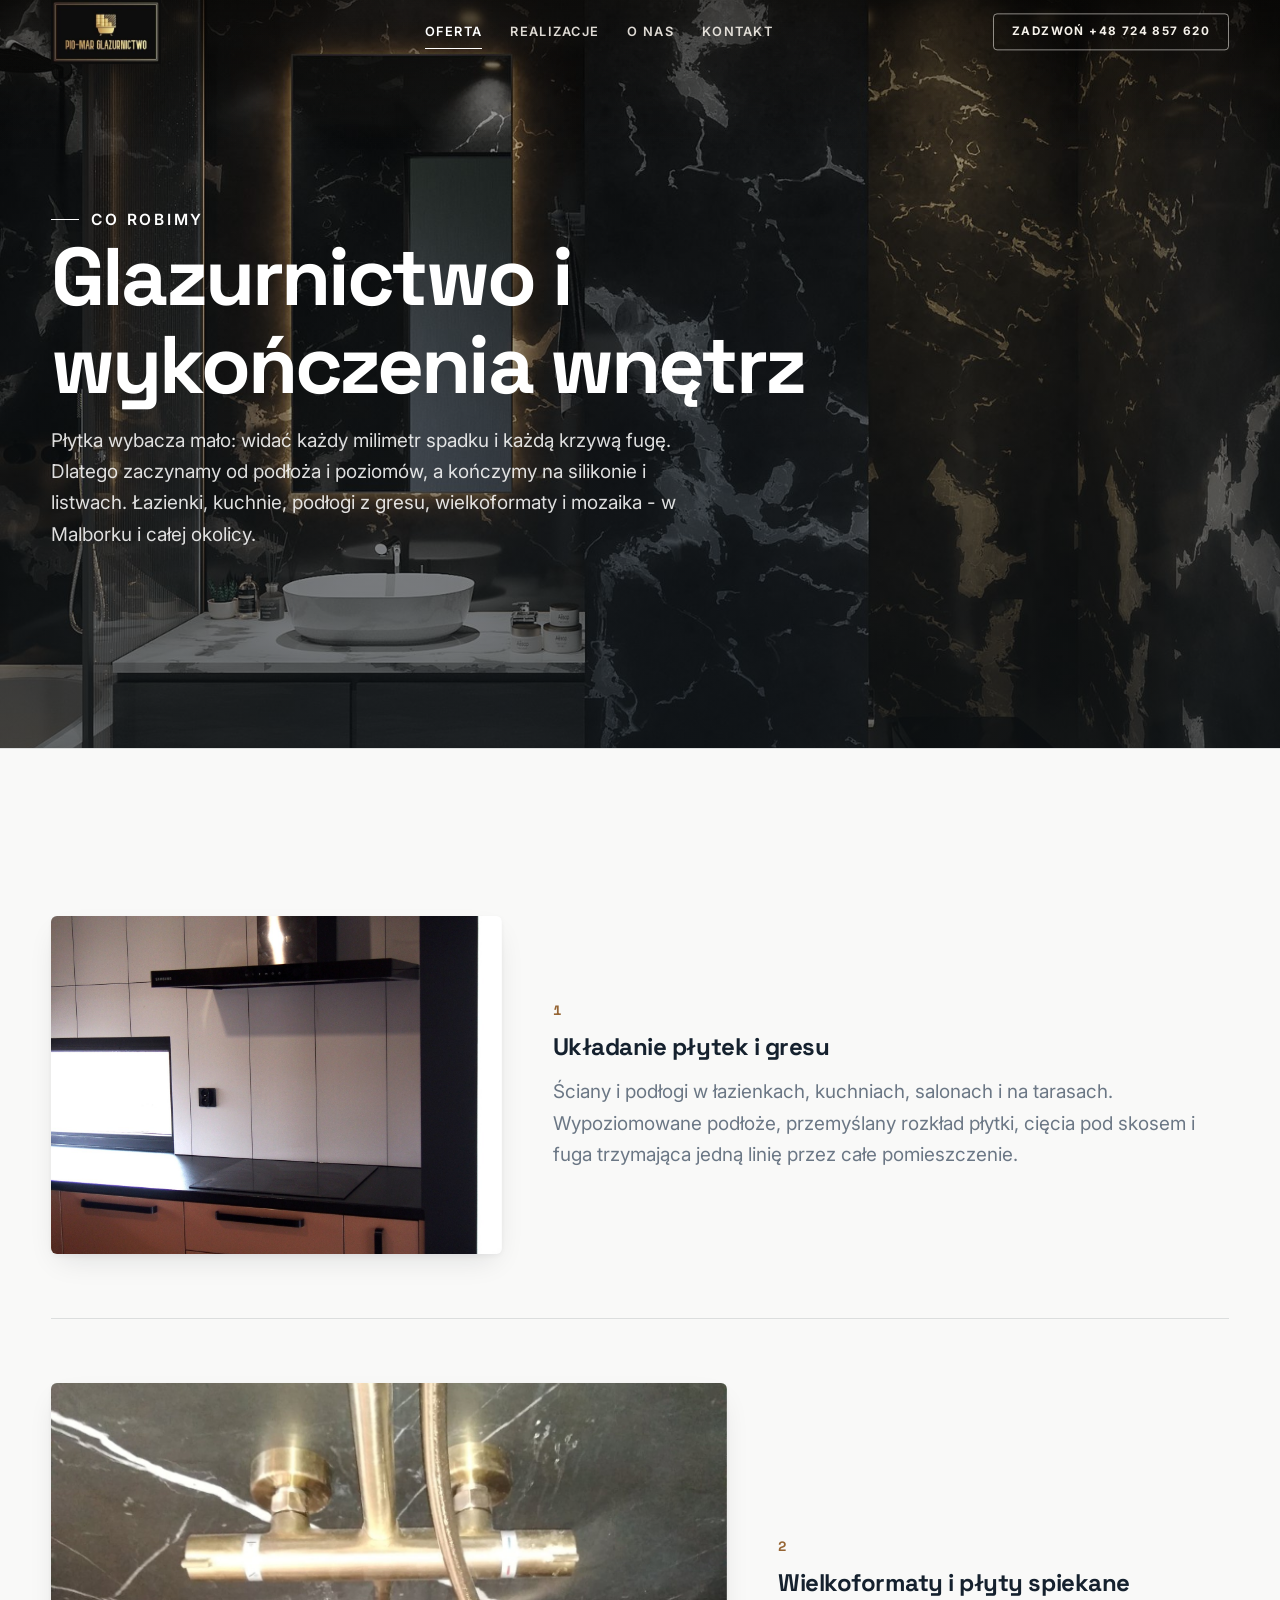
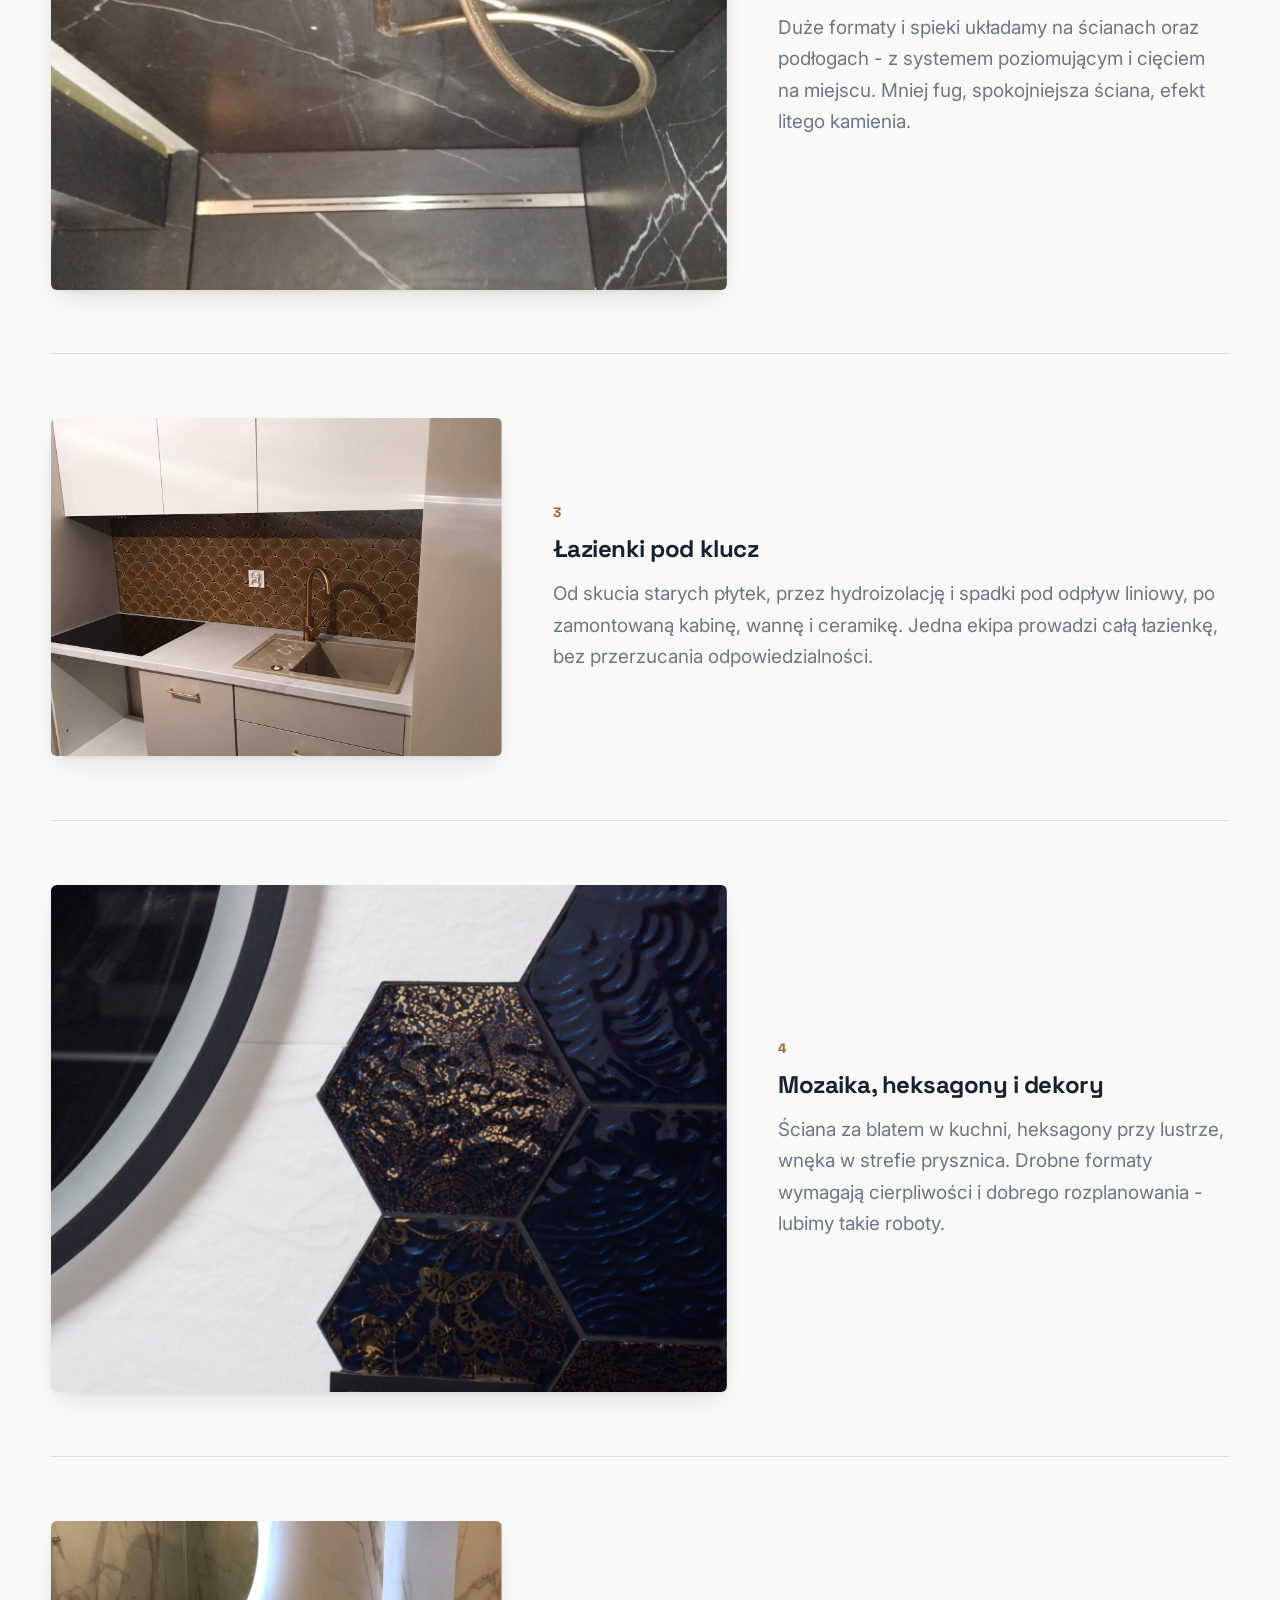
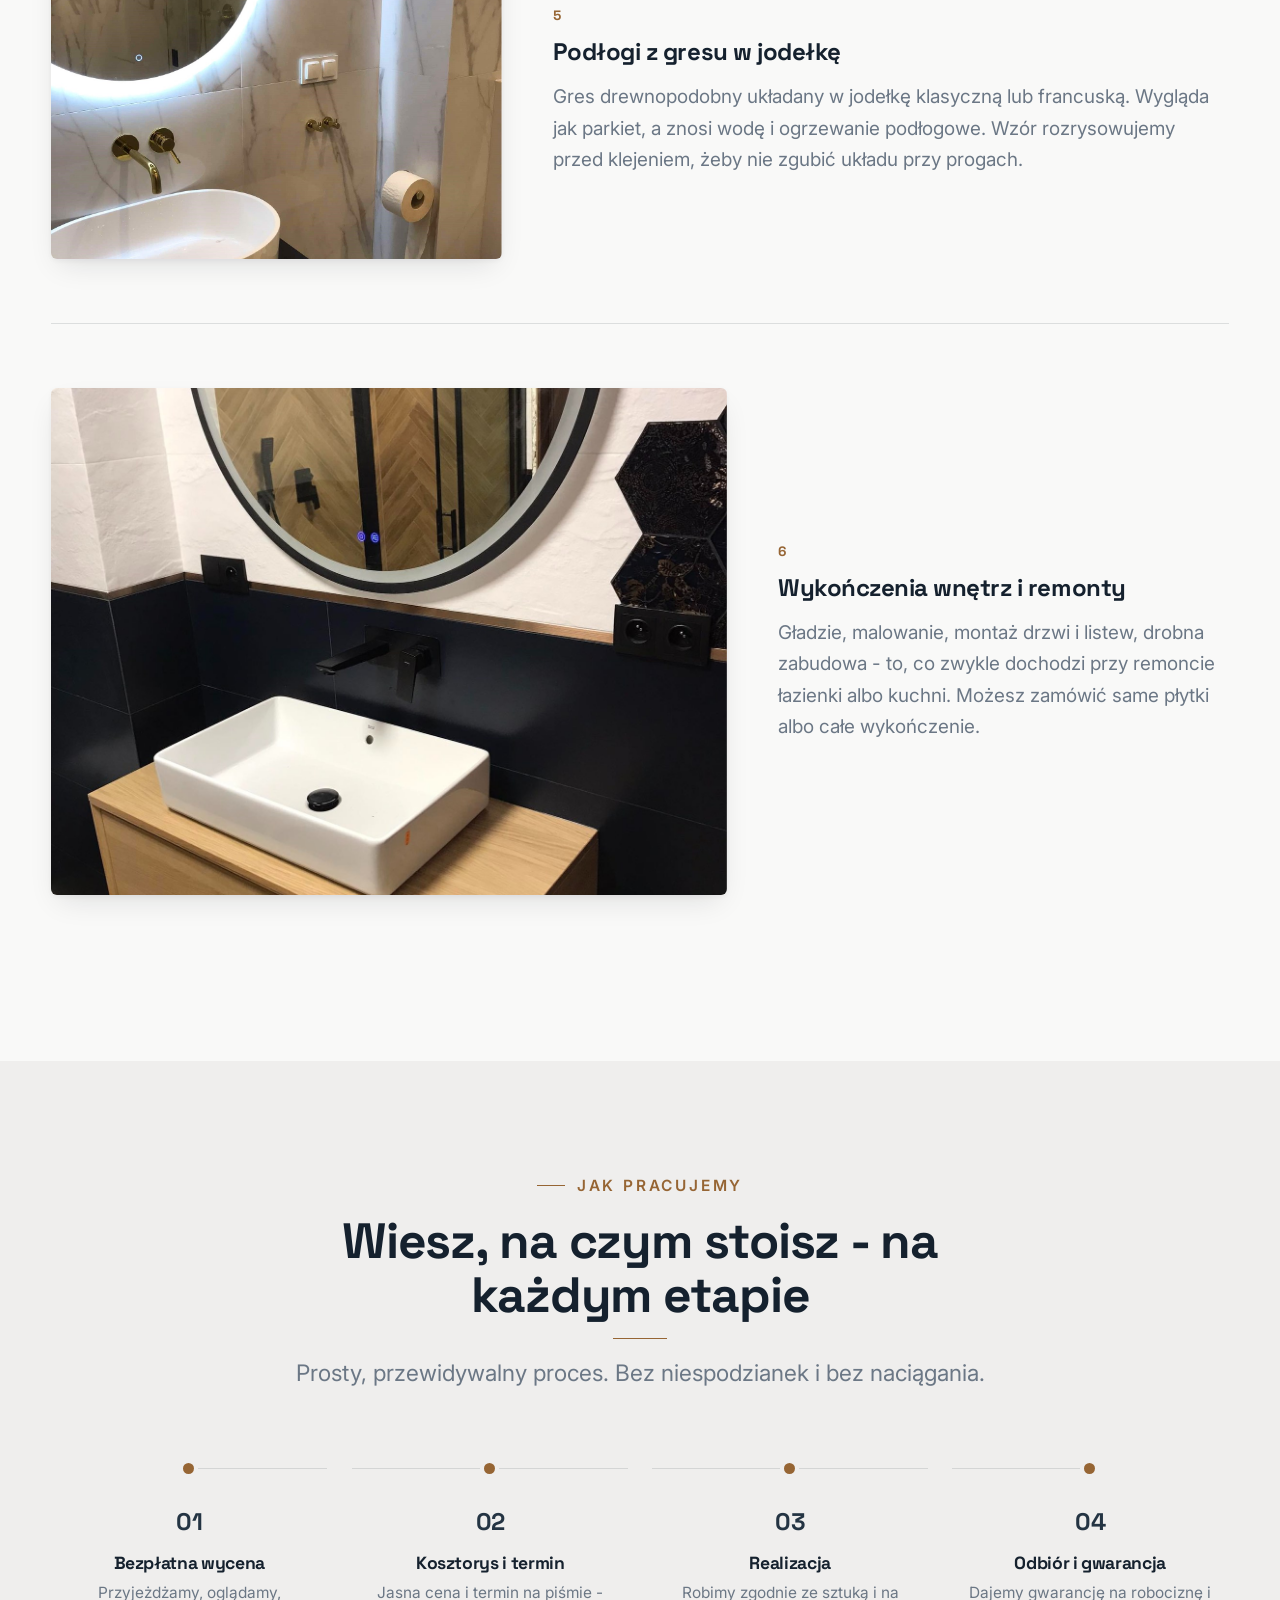
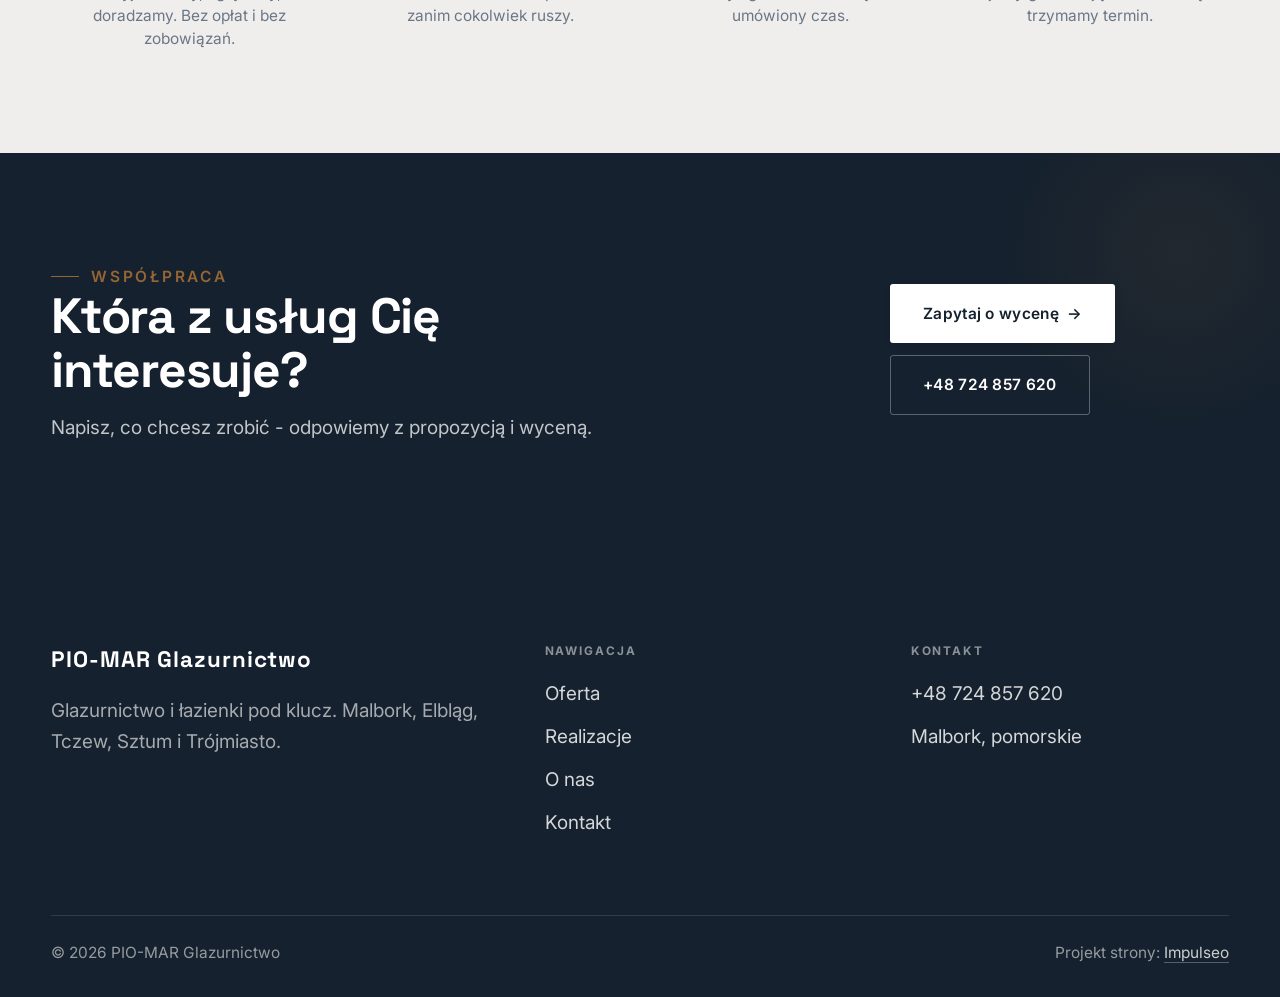
<file: oferta.html>
<!DOCTYPE html>
<html lang="pl">
<head>
<meta charset="UTF-8">
<meta name="viewport" content="width=device-width, initial-scale=1.0">
<title>Oferta - PIO-MAR Glazurnictwo</title>
<meta name="description" content="PIO-MAR Glazurnictwo Malbork - układanie płytek, gresu i wielkoformatów, łazienki pod klucz, wykończenia wnętrz. Malbork, Elbląg, Tczew, Trójmiasto i okolice. Od 2012 roku. Zadzwoń i umów oględziny.">
<link rel="preconnect" href="https://fonts.googleapis.com">
<link rel="preconnect" href="https://fonts.gstatic.com" crossorigin>
<link href="https://fonts.googleapis.com/css2?family=Space+Grotesk:wght@500;600;700&family=Inter:wght@400;500;600&display=swap" rel="stylesheet">
<link rel="stylesheet" href="assets/styles.css">
</head>
<body>

<header class="nav">
  <div class="wrap nav-inner">
    <a class="brand brand-has-logo" href="index.html"><img class="brand-logo" src="img/logo.png" alt="PIO-MAR Glazurnictwo"></a>
    <nav class="nav-links">
      <a href="oferta.html" class="active">Oferta</a>
      <a href="realizacje.html">Realizacje</a>
      <a href="o-nas.html">O nas</a>
      <a href="kontakt.html">Kontakt</a>
      <a href="tel:+48724857620" class="btn btn-accent">Zadzwoń +48 724 857 620</a>
    </nav>
    <button class="nav-toggle" aria-label="Menu"><span></span><span></span><span></span></button>
  </div>
</header>

<section class="pagehead">
  <img src="img/p-oferta.jpg" alt="PIO-MAR Glazurnictwo - Glazurnictwo i wykończenia wnętrz">
  <div class="wrap">
    <span class="eyebrow">Co robimy</span>
    <h1>Glazurnictwo i wykończenia wnętrz</h1>
    <p>Płytka wybacza mało: widać każdy milimetr spadku i każdą krzywą fugę. Dlatego zaczynamy od podłoża i poziomów, a kończymy na silikonie i listwach. Łazienki, kuchnie, podłogi z gresu, wielkoformaty i mozaika - w Malborku i całej okolicy.</p>
  </div>
</section>
<section>
  <div class="wrap">
    <div class="svc-row reveal">
      <div class="svc-row-art"><img src="img/g10.jpg" alt="Układanie płytek i gresu" loading="lazy"></div>
      <div>
        <span class="num">01</span>
        <h3>Układanie płytek i gresu</h3>
        <p class="muted">Ściany i podłogi w łazienkach, kuchniach, salonach i na tarasach. Wypoziomowane podłoże, przemyślany rozkład płytki, cięcia pod skosem i fuga trzymająca jedną linię przez całe pomieszczenie.</p>
      </div>
    </div>
    <div class="svc-row rev reveal">
      <div class="svc-row-art"><img src="img/g11.jpg" alt="Wielkoformaty i płyty spiekane" loading="lazy"></div>
      <div>
        <span class="num">02</span>
        <h3>Wielkoformaty i płyty spiekane</h3>
        <p class="muted">Duże formaty i spieki układamy na ścianach oraz podłogach - z systemem poziomującym i cięciem na miejscu. Mniej fug, spokojniejsza ściana, efekt litego kamienia.</p>
      </div>
    </div>
    <div class="svc-row reveal">
      <div class="svc-row-art"><img src="img/g12.jpg" alt="Łazienki pod klucz" loading="lazy"></div>
      <div>
        <span class="num">03</span>
        <h3>Łazienki pod klucz</h3>
        <p class="muted">Od skucia starych płytek, przez hydroizolację i spadki pod odpływ liniowy, po zamontowaną kabinę, wannę i ceramikę. Jedna ekipa prowadzi całą łazienkę, bez przerzucania odpowiedzialności.</p>
      </div>
    </div>
    <div class="svc-row rev reveal">
      <div class="svc-row-art"><img src="img/g4.jpg" alt="Mozaika, heksagony i dekory" loading="lazy"></div>
      <div>
        <span class="num">04</span>
        <h3>Mozaika, heksagony i dekory</h3>
        <p class="muted">Ściana za blatem w kuchni, heksagony przy lustrze, wnęka w strefie prysznica. Drobne formaty wymagają cierpliwości i dobrego rozplanowania - lubimy takie roboty.</p>
      </div>
    </div>
    <div class="svc-row reveal">
      <div class="svc-row-art"><img src="img/g1.jpg" alt="Podłogi z gresu w jodełkę" loading="lazy"></div>
      <div>
        <span class="num">05</span>
        <h3>Podłogi z gresu w jodełkę</h3>
        <p class="muted">Gres drewnopodobny układany w jodełkę klasyczną lub francuską. Wygląda jak parkiet, a znosi wodę i ogrzewanie podłogowe. Wzór rozrysowujemy przed klejeniem, żeby nie zgubić układu przy progach.</p>
      </div>
    </div>
    <div class="svc-row rev reveal">
      <div class="svc-row-art"><img src="img/g2.jpg" alt="Wykończenia wnętrz i remonty" loading="lazy"></div>
      <div>
        <span class="num">06</span>
        <h3>Wykończenia wnętrz i remonty</h3>
        <p class="muted">Gładzie, malowanie, montaż drzwi i listew, drobna zabudowa - to, co zwykle dochodzi przy remoncie łazienki albo kuchni. Możesz zamówić same płytki albo całe wykończenie.</p>
      </div>
    </div>
  </div>
</section>
<section class="proces">
  <div class="wrap">
    <div class="head center reveal">
      <span class="eyebrow">Jak pracujemy</span>
      <h2>Wiesz, na czym stoisz - na każdym etapie</h2>
      <p>Prosty, przewidywalny proces. Bez niespodzianek i bez naciągania.</p>
    </div>
    <ol class="proces-line">
      <li class="reveal"><span class="pno">01</span><h3>Bezpłatna wycena</h3><p>Przyjeżdżamy, oglądamy, doradzamy. Bez opłat i bez zobowiązań.</p></li>
      <li class="reveal"><span class="pno">02</span><h3>Kosztorys i termin</h3><p>Jasna cena i termin na piśmie - zanim cokolwiek ruszy.</p></li>
      <li class="reveal"><span class="pno">03</span><h3>Realizacja</h3><p>Robimy zgodnie ze sztuką i na umówiony czas.</p></li>
      <li class="reveal"><span class="pno">04</span><h3>Odbiór i gwarancja</h3><p>Dajemy gwarancję na robociznę i trzymamy termin.</p></li>
    </ol>
  </div>
</section>
<section class="cta">
  <div class="wrap">
    <div class="reveal">
      <span class="eyebrow">Współpraca</span>
      <h2>Która z usług Cię interesuje?</h2>
      <p>Napisz, co chcesz zrobić - odpowiemy z propozycją i wyceną.</p>
    </div>
    <div class="cta-actions reveal">
      <a href="kontakt.html" class="btn btn-light">Zapytaj o wycenę <span class="arr">→</span></a>
      <a href="tel:+48724857620" class="btn btn-ghost" style="color:#fff;border-color:rgba(255,255,255,.3)">+48 724 857 620</a>
    </div>
  </div>
</section>

<footer>
  <div class="wrap">
    <div class="foot-grid">
      <div class="foot-brand">
        <div class="name">PIO-MAR Glazurnictwo</div>
        <p>Glazurnictwo i łazienki pod klucz. Malbork, Elbląg, Tczew, Sztum i Trójmiasto.</p>
      </div>
      <div class="foot-col">
        <h4>Nawigacja</h4>
        <a href="oferta.html">Oferta</a>
        <a href="realizacje.html">Realizacje</a>
        <a href="o-nas.html">O nas</a>
        <a href="kontakt.html">Kontakt</a>
      </div>
      <div class="foot-col">
        <h4>Kontakt</h4>
        <a href="tel:+48724857620">+48 724 857 620</a>
        <p>Malbork, pomorskie</p>
      </div>
    </div>
    <div class="foot-bot">
      <span>© 2026 PIO-MAR Glazurnictwo</span>
      <span>Projekt strony: <a class="foot-credit" href="https://impulseo.pl" target="_blank" rel="noopener">Impulseo</a></span>
    </div>
  </div>
</footer>
<div class="sticky-call"><a class="sc-call" href="tel:+48724857620"><svg class="ico-tel" width="16" height="16" viewBox="0 0 24 24" fill="none" aria-hidden="true"><path d="M6.6 10.8a15.5 15.5 0 0 0 6.6 6.6l2.2-2.2a1 1 0 0 1 1-.24 11.4 11.4 0 0 0 3.6.58 1 1 0 0 1 1 1V20a1 1 0 0 1-1 1A17 17 0 0 1 3 4a1 1 0 0 1 1-1h3.5a1 1 0 0 1 1 1c0 1.25.2 2.46.58 3.6a1 1 0 0 1-.25 1l-2.23 2.2Z" fill="currentColor"/></svg> Zadzwoń</a><a class="sc-quote" href="kontakt.html">Bezpłatna wycena</a></div>

<script src="assets/main.js"></script>
</body>
</html>
</file>
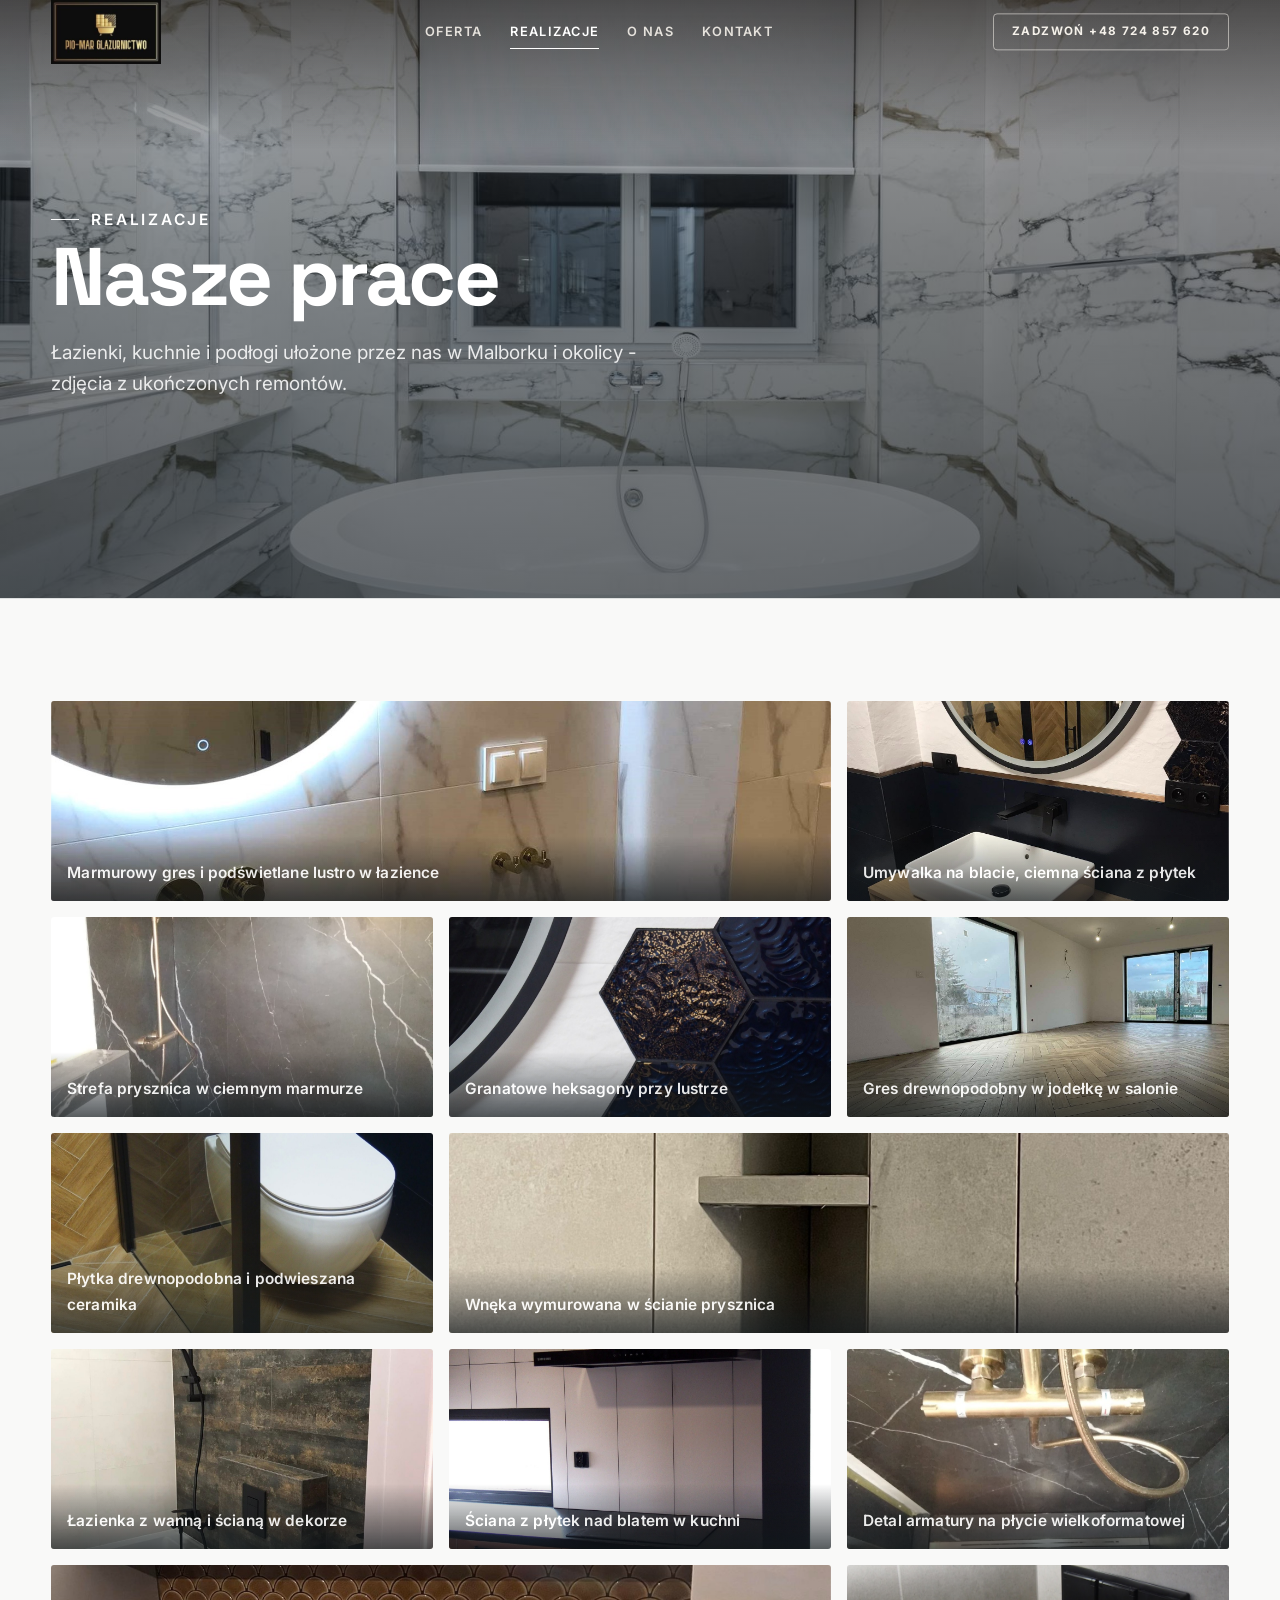
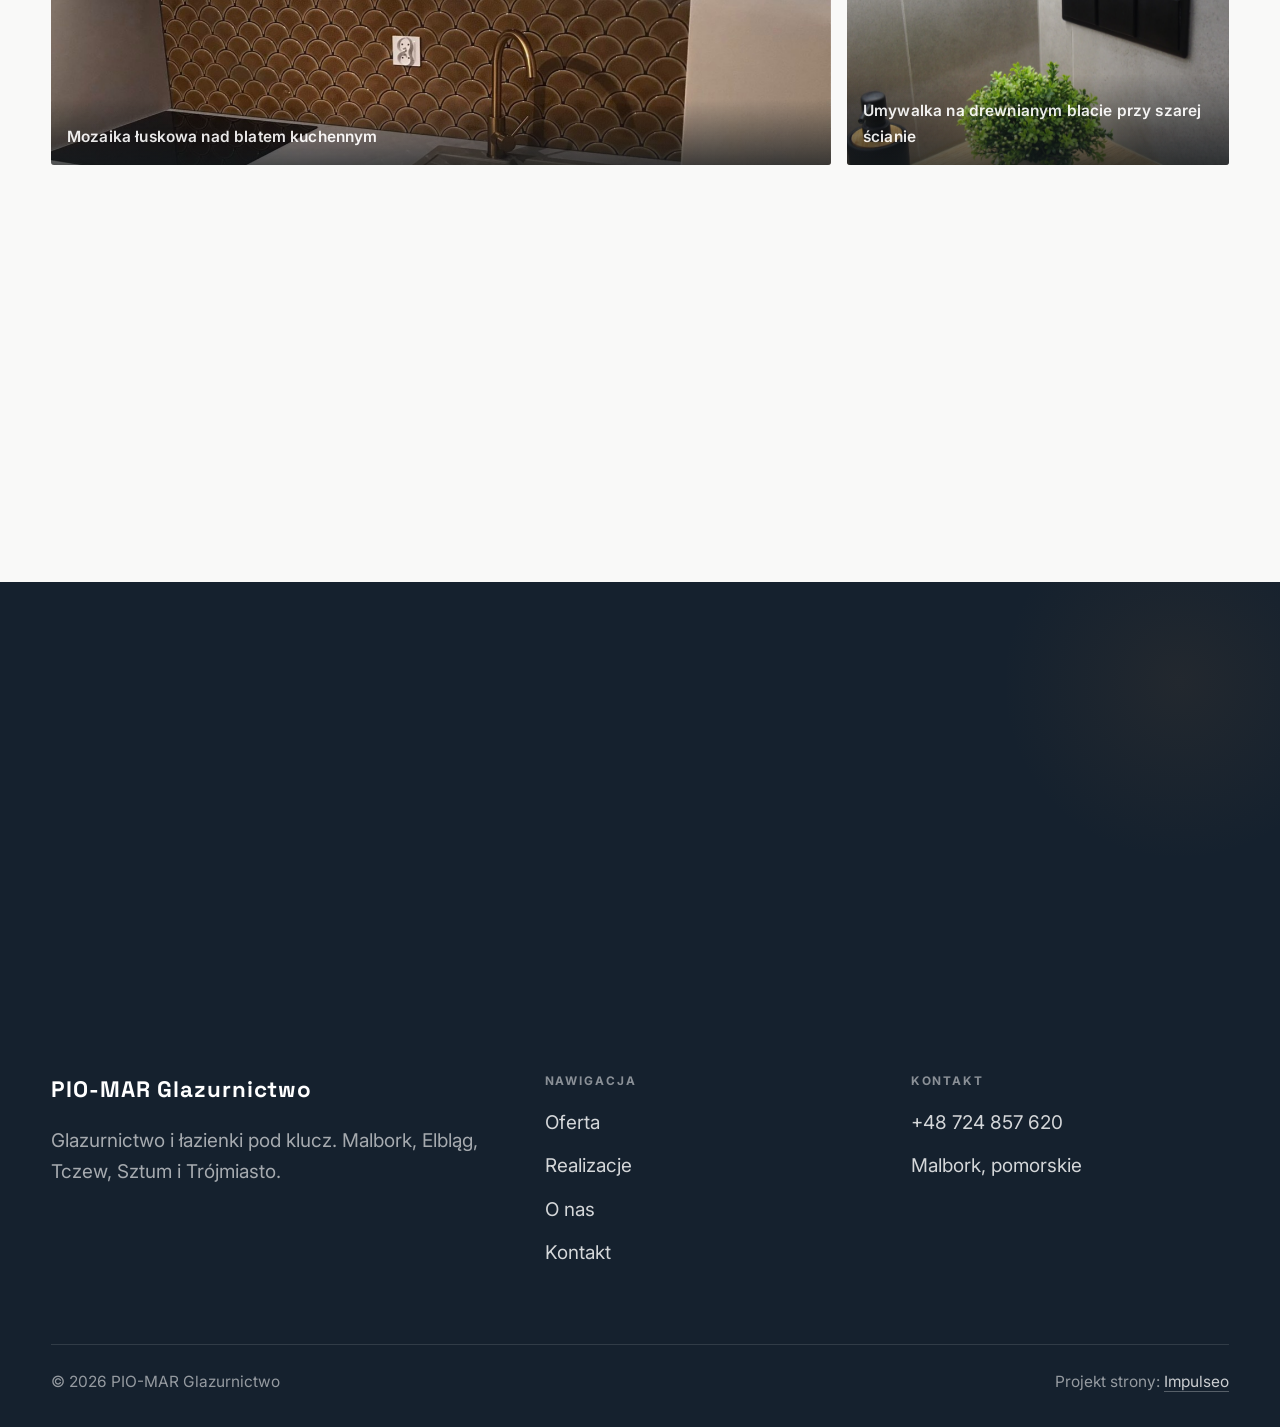
<file: realizacje.html>
<!DOCTYPE html>
<html lang="pl">
<head>
<meta charset="UTF-8">
<meta name="viewport" content="width=device-width, initial-scale=1.0">
<title>Realizacje - PIO-MAR Glazurnictwo</title>
<meta name="description" content="Realizacje PIO-MAR Glazurnictwo: Marmurowy gres i podświetlane lustro w łazience, Umywalka na blacie, ciemna ściana z płytek, Strefa prysznica w ciemnym marmurze, Granatowe heksagony przy lustrze, Gres drewnopodobny w jodełkę w salonie">
<link rel="preconnect" href="https://fonts.googleapis.com">
<link rel="preconnect" href="https://fonts.gstatic.com" crossorigin>
<link href="https://fonts.googleapis.com/css2?family=Space+Grotesk:wght@500;600;700&family=Inter:wght@400;500;600&display=swap" rel="stylesheet">
<link rel="stylesheet" href="assets/styles.css">
</head>
<body>

<header class="nav">
  <div class="wrap nav-inner">
    <a class="brand brand-has-logo" href="index.html"><img class="brand-logo" src="img/logo.png" alt="PIO-MAR Glazurnictwo"></a>
    <nav class="nav-links">
      <a href="oferta.html">Oferta</a>
      <a href="realizacje.html" class="active">Realizacje</a>
      <a href="o-nas.html">O nas</a>
      <a href="kontakt.html">Kontakt</a>
      <a href="tel:+48724857620" class="btn btn-accent">Zadzwoń +48 724 857 620</a>
    </nav>
    <button class="nav-toggle" aria-label="Menu"><span></span><span></span><span></span></button>
  </div>
</header>

<section class="pagehead">
  <img src="img/p-realizacje.jpg" alt="PIO-MAR Glazurnictwo - Nasze prace">
  <div class="wrap">
    <span class="eyebrow">Realizacje</span>
    <h1>Nasze prace</h1>
    <p>Łazienki, kuchnie i podłogi ułożone przez nas w Malborku i okolicy - zdjęcia z ukończonych remontów.</p>
  </div>
</section>
<section>
  <div class="wrap">
    <div class="gallery">
      <div class="tile t-two3 reveal"><img src="img/g1.jpg" alt="Marmurowy gres i podświetlane lustro w łazience" loading="lazy"><div class="cap">Marmurowy gres i podświetlane lustro w łazience</div></div>
      <div class="tile t-third reveal"><img src="img/g2.jpg" alt="Umywalka na blacie, ciemna ściana z płytek" loading="lazy"><div class="cap">Umywalka na blacie, ciemna ściana z płytek</div></div>
      <div class="tile t-third reveal"><img src="img/g3.jpg" alt="Strefa prysznica w ciemnym marmurze" loading="lazy"><div class="cap">Strefa prysznica w ciemnym marmurze</div></div>
      <div class="tile t-third reveal"><img src="img/g4.jpg" alt="Granatowe heksagony przy lustrze" loading="lazy"><div class="cap">Granatowe heksagony przy lustrze</div></div>
      <div class="tile t-third reveal"><img src="img/g5.jpg" alt="Gres drewnopodobny w jodełkę w salonie" loading="lazy"><div class="cap">Gres drewnopodobny w jodełkę w salonie</div></div>
      <div class="tile t-third reveal"><img src="img/g6.jpg" alt="Płytka drewnopodobna i podwieszana ceramika" loading="lazy"><div class="cap">Płytka drewnopodobna i podwieszana ceramika</div></div>
      <div class="tile t-two3 reveal"><img src="img/g7.jpg" alt="Wnęka wymurowana w ścianie prysznica" loading="lazy"><div class="cap">Wnęka wymurowana w ścianie prysznica</div></div>
      <div class="tile t-third reveal"><img src="img/g8.jpg" alt="Łazienka z wanną i ścianą w dekorze" loading="lazy"><div class="cap">Łazienka z wanną i ścianą w dekorze</div></div>
      <div class="tile t-third reveal"><img src="img/g10.jpg" alt="Ściana z płytek nad blatem w kuchni" loading="lazy"><div class="cap">Ściana z płytek nad blatem w kuchni</div></div>
      <div class="tile t-third reveal"><img src="img/g11.jpg" alt="Detal armatury na płycie wielkoformatowej" loading="lazy"><div class="cap">Detal armatury na płycie wielkoformatowej</div></div>
      <div class="tile t-two3 reveal"><img src="img/g12.jpg" alt="Mozaika łuskowa nad blatem kuchennym" loading="lazy"><div class="cap">Mozaika łuskowa nad blatem kuchennym</div></div>
      <div class="tile t-third reveal"><img src="img/about.jpg" alt="Umywalka na drewnianym blacie przy szarej ścianie" loading="lazy"><div class="cap">Umywalka na drewnianym blacie przy szarej ścianie</div></div>
      <div class="tile t-third reveal"><img src="img/g9.jpg" alt="Kabina prysznicowa ze złotą armaturą" loading="lazy"><div class="cap">Kabina prysznicowa ze złotą armaturą</div></div>
    </div>
    <p class="muted reveal" style="margin-top:var(--space-7);font-size:var(--text-sm);max-width:62ch">To nasze roboty, nie katalogowe wizualizacje. Więcej zdjęć z okolicy pokażemy na miejscu przy wycenie.</p>
  </div>
</section>
<section class="cta">
  <div class="wrap">
    <div class="reveal">
      <span class="eyebrow">Współpraca</span>
      <h2>Spodobały Ci się nasze prace?</h2>
      <p>Opowiedz, co trzeba zrobić - przygotujemy wycenę dopasowaną do potrzeb.</p>
    </div>
    <div class="cta-actions reveal">
      <a href="kontakt.html" class="btn btn-light">Zapytaj o wycenę <span class="arr">→</span></a>
      <a href="tel:+48724857620" class="btn btn-ghost" style="color:#fff;border-color:rgba(255,255,255,.3)">+48 724 857 620</a>
    </div>
  </div>
</section>

<footer>
  <div class="wrap">
    <div class="foot-grid">
      <div class="foot-brand">
        <div class="name">PIO-MAR Glazurnictwo</div>
        <p>Glazurnictwo i łazienki pod klucz. Malbork, Elbląg, Tczew, Sztum i Trójmiasto.</p>
      </div>
      <div class="foot-col">
        <h4>Nawigacja</h4>
        <a href="oferta.html">Oferta</a>
        <a href="realizacje.html">Realizacje</a>
        <a href="o-nas.html">O nas</a>
        <a href="kontakt.html">Kontakt</a>
      </div>
      <div class="foot-col">
        <h4>Kontakt</h4>
        <a href="tel:+48724857620">+48 724 857 620</a>
        <p>Malbork, pomorskie</p>
      </div>
    </div>
    <div class="foot-bot">
      <span>© 2026 PIO-MAR Glazurnictwo</span>
      <span>Projekt strony: <a class="foot-credit" href="https://impulseo.pl" target="_blank" rel="noopener">Impulseo</a></span>
    </div>
  </div>
</footer>
<div class="sticky-call"><a class="sc-call" href="tel:+48724857620"><svg class="ico-tel" width="16" height="16" viewBox="0 0 24 24" fill="none" aria-hidden="true"><path d="M6.6 10.8a15.5 15.5 0 0 0 6.6 6.6l2.2-2.2a1 1 0 0 1 1-.24 11.4 11.4 0 0 0 3.6.58 1 1 0 0 1 1 1V20a1 1 0 0 1-1 1A17 17 0 0 1 3 4a1 1 0 0 1 1-1h3.5a1 1 0 0 1 1 1c0 1.25.2 2.46.58 3.6a1 1 0 0 1-.25 1l-2.23 2.2Z" fill="currentColor"/></svg> Zadzwoń</a><a class="sc-quote" href="kontakt.html">Bezpłatna wycena</a></div>

<script src="assets/main.js"></script>
</body>
</html>
</file>
<file: assets/styles.css>
/* ============================================================
   STOLBASZ — premium, architektoniczny B2B fit-out
   Jasna paleta, zero brązu. System wg premium-web-craft.
   Projekt strony: Impulseo (impulseo.pl)
   ============================================================ */

:root{
  /* PALETA — jasna, architektoniczna, chłodna */
  --paper:#F4F6F8;          /* główne tło */
  --paper-2:#E7EBEF;        /* sekcje alternatywne (chłodny jasny szary) */
  --paper-3:#E7EBEF;        /* delikatne wypełnienia */
  --ink:#15212E;            /* tekst główny — chłodny grafit */
  --ink-soft:#243443;       /* nagłówki drugorzędne */
  --muted:#6B7785;          /* tekst poboczny */
  --line:rgba(21,33,46,.12);/* hairline */
  --accent:#E8A317;         /* stonowany petrol-slate — jedyny akcent */
  --accent-d:#C9870C;
  --accent-soft:rgba(232,163,23,.10);
  --dark:#15212E;           /* sekcje ciemne (stopka/CTA) */

  /* ODSTĘPY — skala 4/8 */
  --space-1:4px; --space-2:8px; --space-3:12px; --space-4:16px; --space-5:24px;
  --space-6:32px; --space-7:48px; --space-8:64px; --space-9:96px; --space-10:128px;

  /* TYPOGRAFIA — fluid clamp() (skala podbita 16.07.2026: większe, czytelniejsze litery — uwaga Adama) */
  --text-sm:clamp(.9rem,.87rem + .12vw,1rem);
  --text-base:clamp(1.08rem,1.04rem + .18vw,1.2rem);
  --text-lg:clamp(1.24rem,1.15rem + .34vw,1.44rem);
  --text-h3:clamp(1.34rem,1.22rem + .55vw,1.66rem);
  --text-h2:clamp(2.1rem,1.66rem + 2.1vw,3.1rem);
  --text-h1:clamp(2.9rem,2.1rem + 4vw,5.1rem);

  /* PROMIENIE — architektoniczne, raczej ostre */
  --r-sm:3px; --r-md:6px; --r-lg:10px;

  /* RUCH */
  --ease:cubic-bezier(.25,.46,.45,.94); --dur:.24s;

  /* CIENIE — miękkie, warstwowe */
  --sh-sm:0 1px 2px rgba(16,24,32,.04), 0 2px 8px rgba(16,24,32,.05);
  --sh-md:0 2px 6px rgba(16,24,32,.05), 0 12px 28px -8px rgba(16,24,32,.12);
  --sh-lg:0 6px 14px rgba(16,24,32,.07), 0 26px 56px -18px rgba(16,24,32,.22);

  --hairline:1px solid var(--line);

  --font-display:'Space Grotesk','Inter',sans-serif;
  --font-body:'Inter',sans-serif;
}

*{box-sizing:border-box;margin:0;padding:0}
html{scroll-behavior:smooth}
body{
  font-family:var(--font-body);
  font-size:var(--text-base);
  line-height:1.65;
  color:var(--ink);
  background:var(--paper);
  -webkit-font-smoothing:antialiased;
  text-rendering:optimizeLegibility;
}
img{max-width:100%;display:block}
a{color:inherit;text-decoration:none}

.wrap{width:min(92%,1180px);margin-inline:auto}
section{padding-block:clamp(52px,6.5vw,96px)}

h1,h2,h3{font-family:var(--font-display);font-weight:700;line-height:1.08;letter-spacing:-.02em;color:var(--ink)}
h1{font-size:var(--text-h1);letter-spacing:-.035em}
h2{font-size:var(--text-h2);letter-spacing:-.025em}
h3{font-size:var(--text-h3)}
p{max-width:65ch}

.eyebrow{
  font-family:var(--font-body);
  font-size:var(--text-sm);
  font-weight:600;
  letter-spacing:.18em;
  text-transform:uppercase;
  color:var(--accent);
  display:inline-flex;align-items:center;gap:var(--space-3);
}
.eyebrow::before{content:"";width:28px;height:1px;background:var(--accent);display:inline-block}

.muted{color:var(--muted)}
.lead{font-size:var(--text-lg);line-height:1.55;color:var(--ink-soft);max-width:50ch}

/* ---------- BUTTONS ---------- */
.btn{
  display:inline-flex;align-items:center;gap:var(--space-2);
  font-weight:600;font-size:var(--text-sm);letter-spacing:.02em;
  padding:var(--space-4) var(--space-6);
  border-radius:var(--r-sm);
  transition:transform var(--dur) var(--ease),box-shadow var(--dur) var(--ease),background var(--dur) var(--ease);
  cursor:pointer;border:1px solid transparent;
}
.btn-accent{background:var(--accent);color:#fff;box-shadow:var(--sh-sm)}
.btn-accent:hover{background:var(--accent-d);transform:translateY(-2px);box-shadow:var(--sh-md)}
.btn-accent:active{transform:translateY(0);box-shadow:var(--sh-sm)}
.btn-ghost{background:transparent;color:var(--ink);border-color:var(--line)}
.btn-ghost:hover{border-color:var(--accent);color:var(--accent);transform:translateY(-2px)}
.btn-light{background:#fff;color:var(--ink);box-shadow:var(--sh-sm)}
.btn-light:hover{transform:translateY(-2px);box-shadow:var(--sh-md)}
.btn .arr{transition:transform var(--dur) var(--ease)}
.btn:hover .arr{transform:translateX(4px)}

/* ---------- NAV ---------- */
.nav{
  position:sticky;top:0;z-index:50;
  background:color-mix(in srgb,var(--paper) 88%,transparent);
  backdrop-filter:saturate(140%) blur(10px);
  border-bottom:var(--hairline);
}
.nav-inner{display:flex;align-items:center;justify-content:space-between;height:72px}
.brand{display:flex;flex-direction:column;line-height:1}
.brand .name{font-family:var(--font-display);font-weight:800;font-size:1.35rem;letter-spacing:.04em}
.brand .sub{font-size:.62rem;letter-spacing:.34em;text-transform:uppercase;color:var(--muted);margin-top:5px}
.nav-links{display:flex;align-items:center;gap:var(--space-6)}
.nav-links a{font-size:var(--text-sm);font-weight:500;color:var(--ink-soft);position:relative;padding-block:4px;transition:color var(--dur) var(--ease)}
.nav-links a::after{content:"";position:absolute;left:0;bottom:0;width:0;height:1.5px;background:var(--accent);transition:width var(--dur) var(--ease)}
.nav-links a:hover,.nav-links a.active{color:var(--ink)}
.nav-links a:hover::after,.nav-links a.active::after{width:100%}
.nav-links .btn{padding:var(--space-2) var(--space-5)}
/* przyciski w nav: właściwy kolor (przebij .nav-links a) + bez podkreślenia */
.nav-links a.btn-accent{color:#fff}
.nav-links a.btn-ghost,.nav-links a.btn-light{color:var(--ink)}
.nav-links a.btn::after{display:none}
.nav-toggle{display:none;background:none;border:none;cursor:pointer;flex-direction:column;gap:5px;padding:8px}
.nav-toggle span{width:24px;height:2px;background:var(--ink);transition:var(--dur)}

/* ---------- HERO (split) ---------- */
.hero{position:relative;overflow:hidden;border-bottom:var(--hairline)}
.hero-grid{display:grid;grid-template-columns:1.05fr .95fr;gap:clamp(24px,4vw,60px);align-items:center;
  padding-block:clamp(36px,4.5vw,64px)}
.hero-copy .eyebrow{margin-bottom:var(--space-5)}
.hero-copy h1{margin-bottom:var(--space-5)}
.hero-copy .lead{margin-bottom:var(--space-7)}
.hero-actions{display:flex;flex-wrap:wrap;gap:var(--space-4)}
.hero-art{position:relative;aspect-ratio:4/3;border-radius:var(--r-lg);overflow:hidden;box-shadow:var(--sh-lg)}
.hero-art img{width:100%;height:100%;object-fit:cover}
.hero-art::after{content:"";position:absolute;inset:0;background:linear-gradient(180deg,transparent 55%,rgba(18,24,28,.28))}
.hero-badge{position:absolute;left:var(--space-5);bottom:var(--space-5);z-index:2;
  background:rgba(252,252,251,.94);backdrop-filter:blur(4px);
  border-radius:var(--r-md);padding:var(--space-4) var(--space-5);box-shadow:var(--sh-md);max-width:78%}
.hero-badge strong{display:block;font-family:var(--font-display);font-size:1rem;letter-spacing:-.01em}
.hero-badge span{font-size:var(--text-sm);color:var(--muted)}

/* ---------- HERO duży / kinowy (strona główna) ---------- */
.hero-cine{position:relative;min-height:clamp(560px,82vh,840px);min-height:clamp(560px,82svh,840px);display:flex;align-items:center;overflow:hidden;border-bottom:var(--hairline)}
.hero-cine>img{position:absolute;inset:0;width:100%;height:100%;object-fit:cover;z-index:0}
.hero-cine::after{content:"";position:absolute;inset:0;z-index:1;
  background:linear-gradient(95deg,rgba(13,18,23,.86) 0%,rgba(13,18,23,.64) 32%,rgba(13,18,23,.24) 62%,rgba(13,18,23,.04) 100%)}
.hero-cine .wrap{position:relative;z-index:2;padding-block:var(--space-8)}
.hero-cine .hero-copy{max-width:660px}
.hero-cine .eyebrow{color:#fff;margin-bottom:var(--space-5)}
.hero-cine .eyebrow::before{background:#fff}
.hero-cine h1{color:#fff;margin-bottom:var(--space-5);font-size:clamp(2.9rem,2rem + 4.4vw,5.2rem)}
.hero-cine .lead{color:rgba(255,255,255,.92);max-width:48ch;margin-bottom:var(--space-7)}
.hero-cine .hero-actions{display:flex;flex-wrap:wrap;gap:var(--space-4)}
@media(max-width:680px){
  .hero-cine{min-height:clamp(520px,76vh,640px);min-height:clamp(520px,76svh,640px);align-items:flex-end}
  .hero-cine::after{background:linear-gradient(0deg,rgba(13,18,23,.9) 6%,rgba(13,18,23,.45) 55%,rgba(13,18,23,.25) 100%)}
  .hero-cine .wrap{padding-bottom:var(--space-9)}
}

/* full-bleed hero variant (podstrony) */
.pagehead{position:relative;min-height:46vh;min-height:46svh;display:flex;align-items:flex-end;overflow:hidden;border-bottom:var(--hairline)}
.pagehead img{position:absolute;inset:0;width:100%;height:100%;object-fit:cover}
.pagehead::after{content:"";position:absolute;inset:0;background:linear-gradient(180deg,rgba(18,24,28,.25),rgba(18,24,28,.62))}
.pagehead .wrap{position:relative;z-index:2;padding-block:var(--space-9);color:#fff}
.pagehead h1{color:#fff;max-width:18ch}
.pagehead .eyebrow{color:#fff}
.pagehead .eyebrow::before{background:#fff}
.pagehead p{color:rgba(255,255,255,.86);margin-top:var(--space-4);max-width:54ch}

/* ---------- STRIP (pasek skrótów / liczby) ---------- */
.strip{background:var(--dark);color:#fff}
.strip .wrap{display:grid;grid-template-columns:repeat(4,1fr);gap:var(--space-6);padding-block:var(--space-8)}
.strip .item .k{font-family:var(--font-display);font-size:clamp(1.6rem,1.2rem + 1.4vw,2.4rem);font-weight:800;letter-spacing:-.02em;color:#fff}
.strip .item .v{font-size:var(--text-sm);color:rgba(255,255,255,.66);margin-top:var(--space-2);line-height:1.45}
.strip .item{border-left:2px solid var(--accent);padding-left:var(--space-5)}

/* ---------- SECTION HEAD ---------- */
.head{max-width:48rem;margin-bottom:var(--space-8)}
.head.center{margin-inline:auto;text-align:center}
.head .eyebrow{margin-bottom:var(--space-4)}
.head h2{margin-bottom:var(--space-4)}
.head p{color:var(--muted);font-size:var(--text-lg);line-height:1.55}
.head.center p{margin-inline:auto}

/* ---------- INTRO SPLIT ---------- */
.split{display:grid;grid-template-columns:.92fr 1.08fr;gap:clamp(28px,5vw,80px);align-items:center}
.split.rev{grid-template-columns:1.08fr .92fr}
.split.rev .split-art{order:-1}
.split-art{position:relative;aspect-ratio:5/4;border-radius:var(--r-lg);overflow:hidden;box-shadow:var(--sh-lg)}
.split-art img{width:100%;height:100%;object-fit:cover}
.split-copy h2{margin-bottom:var(--space-5)}
.split-copy p+p{margin-top:var(--space-4)}
.split-copy .btn{margin-top:var(--space-6)}

/* ---------- SERVICES (zakres) ---------- */
.svc-grid{display:grid;grid-template-columns:repeat(auto-fit,minmax(280px,1fr));gap:var(--space-5)}
.svc{background:#fff;border:var(--hairline);border-radius:var(--r-md);padding:var(--space-7) var(--space-6);
  transition:transform var(--dur) var(--ease),box-shadow var(--dur) var(--ease),border-color var(--dur) var(--ease);
  position:relative;overflow:hidden}
.svc::before{content:"";position:absolute;left:0;top:0;width:3px;height:0;background:var(--accent);transition:height var(--dur) var(--ease)}
.svc:hover{transform:translateY(-4px);box-shadow:var(--sh-md);border-color:transparent}
.svc:hover::before{height:100%}
.svc .ic{font-family:var(--font-display);font-size:.8rem;font-weight:700;letter-spacing:.12em;color:var(--accent);margin-bottom:var(--space-4)}
.svc h3{margin-bottom:var(--space-3);font-size:1.22rem}
.svc p{color:var(--muted);font-size:var(--text-base);line-height:1.6}

/* big detailed service rows */
.svc-row{display:grid;grid-template-columns:.8fr 1.2fr;gap:clamp(20px,4vw,60px);align-items:center;padding-block:var(--space-8)}
.svc-row+.svc-row{border-top:var(--hairline)}
.svc-row.rev{grid-template-columns:1.2fr .8fr}
.svc-row.rev .svc-row-art{order:-1}
.svc-row-art{aspect-ratio:4/3;border-radius:var(--r-md);overflow:hidden;box-shadow:var(--sh-md)}
.svc-row-art img{width:100%;height:100%;object-fit:cover}
.svc-row h3{font-size:1.5rem;margin-bottom:var(--space-4)}
.svc-row .num{font-family:var(--font-display);font-size:.85rem;font-weight:700;letter-spacing:.14em;color:var(--accent);display:block;margin-bottom:var(--space-3)}
.svc-row ul{list-style:none;margin-top:var(--space-4);display:flex;flex-direction:column;gap:var(--space-2)}
.svc-row li{position:relative;padding-left:var(--space-5);color:var(--muted);font-size:var(--text-base)}
.svc-row li::before{content:"";position:absolute;left:0;top:.62em;width:8px;height:1px;background:var(--accent)}

/* ---------- GALLERY (realizacje) ---------- */
.gallery{display:grid;grid-template-columns:repeat(12,1fr);gap:var(--space-4);grid-auto-rows:200px}
/* GALERIA MASONRY — pionowe zdjęcia (portrety beauty/wellness) bez przycinania: kolumny, height auto */
.gallery-masonry{column-count:3;column-gap:var(--space-4)}
@media(max-width:900px){.gallery-masonry{column-count:2}}
@media(max-width:560px){.gallery-masonry{column-count:1}}
.gallery-masonry .m-tile{break-inside:avoid;margin:0 0 var(--space-4);padding:0;position:relative;overflow:hidden;border-radius:var(--r-md);border:1px solid var(--line)}
.gallery-masonry .m-tile img{width:100%;height:auto;display:block}
.gallery-masonry .m-tile .cap{position:absolute;left:0;right:0;bottom:0;padding:var(--space-4);color:#fff;background:linear-gradient(0deg,rgba(0,0,0,.55),transparent);font-size:var(--text-sm)}
.gallery-masonry .m-tile .cap small{display:block;font-weight:400;opacity:.78;letter-spacing:.04em;text-transform:uppercase;font-size:.66rem;margin-top:3px}
.tile{position:relative;overflow:hidden;border-radius:var(--r-md);box-shadow:var(--sh-sm);
  transition:transform var(--dur) var(--ease),box-shadow var(--dur) var(--ease)}
.tile img{width:100%;height:100%;object-fit:cover;transition:transform .6s var(--ease)}
.tile:hover{box-shadow:var(--sh-md)}
.tile:hover img{transform:scale(1.05)}
.tile .cap{position:absolute;left:0;right:0;bottom:0;padding:var(--space-5) var(--space-4) var(--space-4);
  background:linear-gradient(transparent,rgba(18,24,28,.78));color:#fff;
  font-size:var(--text-sm);font-weight:600;letter-spacing:.01em;
  opacity:0;transform:translateY(8px);transition:var(--dur) var(--ease)}
.tile:hover .cap{opacity:1;transform:translateY(0)}
.tile .cap small{display:block;font-weight:400;opacity:.78;letter-spacing:.04em;text-transform:uppercase;font-size:.66rem;margin-top:3px}
/* bento spans */
.t-wide{grid-column:span 6}
.t-tall{grid-column:span 6;grid-row:span 2}
.t-std{grid-column:span 6}
.t-third{grid-column:span 4}
.t-two3{grid-column:span 8}

/* ---------- TRUST / WIARYGODNOŚĆ ---------- */
.trust{background:var(--paper-2)}
.trust-grid{display:grid;grid-template-columns:repeat(auto-fit,minmax(240px,1fr));gap:var(--space-5);margin-top:var(--space-7)}
.trust-card{background:#fff;border-radius:var(--r-md);padding:var(--space-7) var(--space-6);box-shadow:var(--sh-sm);border-top:3px solid var(--accent)}
.trust-card .big{font-family:var(--font-display);font-size:clamp(1.8rem,1.3rem + 1.6vw,2.6rem);font-weight:800;letter-spacing:-.02em;color:var(--ink);line-height:1}
.trust-card h3{font-size:1.12rem;margin:var(--space-3) 0 var(--space-2)}
.trust-card p{color:var(--muted);font-size:var(--text-base);line-height:1.55}

/* ---------- CTA band ---------- */
.cta{background:var(--dark);color:#fff;position:relative;overflow:hidden}
.cta .wrap{display:grid;grid-template-columns:1.4fr .6fr;gap:var(--space-7);align-items:center;position:relative;z-index:2}
.cta h2{color:#fff;max-width:20ch}
.cta p{color:rgba(255,255,255,.74);margin-top:var(--space-4)}
.cta-actions{display:flex;flex-direction:column;gap:var(--space-3);align-items:flex-start}
.cta::before{content:"";position:absolute;right:-80px;top:-80px;width:360px;height:360px;border-radius:50%;
  background:radial-gradient(circle,var(--accent-soft),transparent 70%)}

/* ---------- CONTACT ---------- */
.contact-grid{display:grid;grid-template-columns:.85fr 1.15fr;gap:clamp(28px,4vw,56px);align-items:start}
.info-list{display:flex;flex-direction:column;gap:var(--space-2)}
.info-row{display:flex;gap:var(--space-4);align-items:flex-start;padding-block:var(--space-4);border-bottom:var(--hairline)}
.info-row .ic{flex:none;width:42px;height:42px;display:grid;place-items:center;border-radius:50%;
  background:var(--accent-soft);color:var(--accent);font-size:1.05rem}
.info-row .lbl{font-size:.72rem;letter-spacing:.14em;text-transform:uppercase;color:var(--muted)}
.info-row .val{font-weight:600;font-size:var(--text-base);margin-top:2px}
.info-row a.val:hover{color:var(--accent)}
.map{border:none;border-radius:var(--r-lg);box-shadow:var(--sh-md);width:100%;height:100%;min-height:380px;filter:grayscale(.2) contrast(1.02)}
.form{background:#fff;border:var(--hairline);border-radius:var(--r-lg);padding:clamp(24px,3vw,40px);box-shadow:var(--sh-sm)}
.form .fld{margin-bottom:var(--space-5)}
.form label{display:block;font-size:var(--text-sm);font-weight:600;margin-bottom:var(--space-2)}
.form input,.form textarea{width:100%;font-family:inherit;font-size:var(--text-base);color:var(--ink);
  padding:var(--space-4);border:var(--hairline);border-radius:var(--r-sm);background:var(--paper);transition:border-color var(--dur)}
.form input:focus,.form textarea:focus{outline:none;border-color:var(--accent);background:#fff}
.form textarea{resize:vertical;min-height:120px}
.form .note{font-size:var(--text-sm);color:var(--muted);margin-top:var(--space-3)}

/* ---------- FOOTER ---------- */
footer{background:var(--dark);color:#fff;padding-block:var(--space-9) var(--space-6)}
.foot-grid{display:grid;grid-template-columns:1.4fr 1fr 1fr;gap:var(--space-7);margin-bottom:var(--space-8)}
.foot-brand .name{font-family:var(--font-display);font-weight:800;font-size:1.4rem;letter-spacing:.04em}
.foot-brand p{color:rgba(255,255,255,.62);margin-top:var(--space-4);font-size:var(--text-base);max-width:38ch}
.foot-col h4{font-size:.74rem;letter-spacing:.16em;text-transform:uppercase;color:rgba(255,255,255,.5);margin-bottom:var(--space-4)}
.foot-col a,.foot-col p{display:block;color:rgba(255,255,255,.82);font-size:var(--text-base);margin-bottom:var(--space-3)}
.foot-col a:hover{color:#fff}
.foot-bot{border-top:1px solid rgba(255,255,255,.12);padding-top:var(--space-5);display:flex;justify-content:space-between;flex-wrap:wrap;gap:var(--space-3);
  font-size:var(--text-sm);color:rgba(255,255,255,.55)}
.foot-bot a:hover{color:#fff}

/* ---------- REVEAL ---------- */
.reveal{opacity:0;transform:translateY(22px);transition:opacity .6s var(--ease),transform .6s var(--ease)}
.reveal.in{opacity:1;transform:none}

/* ---------- RESPONSIVE ---------- */
@media(max-width:920px){
  .hero-grid,.split,.split.rev,.svc-row,.svc-row.rev,.cta .wrap,.contact-grid,.foot-grid{grid-template-columns:1fr}
  .split.rev .split-art,.svc-row.rev .svc-row-art{order:0}
  .hero-art{aspect-ratio:16/10;max-height:420px}
  .strip .wrap{grid-template-columns:repeat(2,1fr);gap:var(--space-7)}
  .gallery{grid-auto-rows:180px}
  .t-wide,.t-tall,.t-std,.t-third,.t-two3{grid-column:span 6}
  .t-tall{grid-row:span 1}
  .cta-actions{flex-direction:row;flex-wrap:wrap}
  .foot-grid{gap:var(--space-6)}
}
@media(max-width:680px){
  .nav-links{position:fixed;inset:72px 0 auto 0;background:var(--paper);flex-direction:column;align-items:stretch;
    gap:0;padding:var(--space-4) 6%;border-bottom:var(--hairline);box-shadow:var(--sh-md);
    transform:translateY(-120%);transition:transform var(--dur) var(--ease)}
  .nav-links.open{transform:translateY(0)}
  .nav-links a{padding-block:var(--space-4);border-bottom:var(--hairline)}
  .nav-links .btn{margin-top:var(--space-3);justify-content:center}
  .nav-toggle{display:flex}
  .strip .wrap{grid-template-columns:1fr}
  .gallery{grid-template-columns:repeat(6,1fr)}
  .foot-grid{grid-template-columns:1fr}
}
@media(prefers-reduced-motion:reduce){
  *{animation-duration:.01ms!important;transition:none!important}
  .reveal{opacity:1!important;transform:none!important}
  html{scroll-behavior:auto}
}

/* ============================================================
   PREMIUM LAYER — destylat deep-researchu branż (anty-AI, spokój).
   Zmienne STOLBASZ (--accent/--ink/--paper/--line/--dark). Ruch ledwo
   zauważalny, krzywa cubic-bezier(.16,.84,.44,1); prefers-reduced-motion
   pokryte blanketem wyżej. Karty hairline zamiast cieni = #1 sygnał „nie-AI".
   ============================================================ */

/* więcej oddechu między sekcjami (liderzy: 110-130px) */
section{padding-block:clamp(64px,8vw,128px)}

/* 1) Aksamitny reveal — dłuższa, miękka krzywa zamiast „skoku" */
.reveal{transition:opacity .9s cubic-bezier(.16,.84,.44,1),transform .9s cubic-bezier(.16,.84,.44,1);will-change:opacity,transform}
/* stagger TYLKO w galerii (tam pozycja = porządek dzieci) */
.gallery .reveal:nth-child(2){transition-delay:.07s}
.gallery .reveal:nth-child(3){transition-delay:.14s}
.gallery .reveal:nth-child(4){transition-delay:.21s}
.gallery .reveal:nth-child(5){transition-delay:.28s}
.gallery .reveal:nth-child(6){transition-delay:.35s}

/* 2) Hero STATYCZNY na .hero-cine — Ken Burns CAŁKIEM WYŁĄCZONY 26.06 (3. zgłoszenie Szymona).
   GENEZA: animowanie scale na <img> hero z teksturami (cegły/framugi) re-samplinguje obraz
   klatka po klatce → na części ekranów drobne drganie/shimmer = „heroshot się trzęsie".
   translateY usunięto wcześniej, scale-only + will-change/GPU NIE wystarczyły do GWARANCJI gładkości.
   Krzysztof zażądał pewności („make sure, że błąd się nie pojawi") > efekt. Zero animacji = 0% drgania.
   Delikatny zoom zostaje TYLKO w pełnoekranowych hero gastro/studio (hg-bg/hs-bg — tło, inny
   mechanizm, chwalone, nigdy nie zgłaszane). NIE wracać do KB na .hero-cine bez realnego testu
   na sprzęcie klienta — to ryzyko regresji „trzęsienia”. */
/* BEZPIECZNY "wow" na hero = jednorazowy FADE-IN (opacity), nie zoom.
   opacity nie dotyka bitmapy → gładkie na KAŻDYM zdjęciu/ekranie/GPU, zero ryzyka migotania.
   Geometryczny ruch (scale/translate) na .hero-cine jest ZAKAZANY (bramka pilnuje). */
@keyframes heroFade{from{opacity:0}to{opacity:1}}
.hero-cine>img{transform:none;animation:heroFade 1.1s ease-out both}

/* 3) Akcentowy hairline pod nagłówkiem sekcji, który „rysuje się" przy wejściu */
.head h2{position:relative;padding-bottom:18px}
.head h2::after{content:"";position:absolute;left:0;bottom:0;height:1px;width:0;background:var(--accent);transition:width 1s cubic-bezier(.16,.84,.44,1) .15s}
.head.center h2::after{left:50%;transform:translateX(-50%)}
.head.reveal.in h2::after,.head.center.reveal.in h2::after{width:54px}

/* 4) Karty HAIRLINE zamiast cieni/zaokrągleń (najmocniejszy anty-AI detal) */
.svc{background:transparent;border:1px solid var(--line);border-radius:var(--r-sm);box-shadow:none}
.svc:hover{box-shadow:none;border-color:var(--accent);transform:translateY(-3px)}
.trust-card{background:transparent;box-shadow:none;border:1px solid var(--line);border-top:2px solid var(--accent);border-radius:var(--r-sm)}
.tile{box-shadow:none;border-radius:var(--r-sm)}
.tile:hover{box-shadow:none}

/* 5) Sticky-nav kondensuje się po przewinięciu (sygnał dopracowania) */
.nav{transition:box-shadow .4s ease,background .4s ease}
.nav.is-stuck{box-shadow:0 1px 0 var(--line),0 14px 30px -24px rgba(0,0,0,.45)}
.nav-inner{transition:height .35s var(--ease)}
.nav.is-stuck .nav-inner{height:60px}

/* 6) MANIFESTO — pełnoekranowy cytat-bohater (zastępuje generyczne „Dlaczego my") */
.manifesto{background:var(--paper-2);text-align:center}
.manifesto .wrap{max-width:60rem}
.manifesto p{font-family:var(--font-display);font-style:italic;font-size:clamp(1.6rem,1rem + 2.4vw,2.8rem);line-height:1.32;color:var(--ink-soft);margin-inline:auto;max-width:26ch;position:relative;padding-top:var(--space-8)}
.manifesto p::before{content:"";position:absolute;top:0;left:50%;transform:translateX(-50%);width:54px;height:1px;background:var(--accent)}
.manifesto p span{color:var(--accent);font-style:italic}

/* 7) GATEWAYS — 3 duże bramy-zdjęcia (zamiast paska menu usług) */
.gateways{display:grid;grid-template-columns:repeat(3,1fr);gap:var(--space-4)}
.gateway{position:relative;aspect-ratio:3/4;overflow:hidden;border-radius:var(--r-sm);display:block}
.gateway img{width:100%;height:100%;object-fit:cover;transition:transform .8s var(--ease),filter .5s var(--ease)}
.gateway::after{content:"";position:absolute;inset:0;background:linear-gradient(180deg,transparent 38%,rgba(18,24,28,.74))}
.gateway:hover img{transform:scale(1.05);filter:brightness(1.05)}
.gateway .g-ttl{position:absolute;left:0;right:0;bottom:0;z-index:2;padding:var(--space-6) var(--space-5);color:#fff;font-family:var(--font-display);font-size:1.45rem;letter-spacing:-.01em;line-height:1.15}
.gateway .g-ttl small{display:block;font-family:var(--font-body);font-size:var(--text-sm);font-weight:400;opacity:.82;letter-spacing:.03em;margin-top:5px}
@media(max-width:760px){.gateways{grid-template-columns:1fr}.gateway{aspect-ratio:16/10}}

/* 8) LOGO klienta w nagłówku (gdy podane --logo) */
/* 52px domyślnie (feedback Bartka 06.07.2026: 40px ginęło, uwaga padła 3x; ~56px sprawdzone na żywym demie anna-borowiec-makeup) */
.brand-logo{height:64px;width:auto;max-width:300px;object-fit:contain;display:block}
.nav.is-stuck .brand-logo{height:52px}
@media(max-width:680px){.brand-logo{height:46px;max-width:210px}}


/* === RWD: nagłówki na wąskich ekranach (dodane 17.07.2026 razem z fixem clamp) ===
   Po przywróceniu działania clamp() dolna granica --text-h1 (2.9rem) rozpychała
   dokument przy długich polskich słowach na telefonach. Tu ją zjeżdżamy. */
@media (max-width:560px){
  :root{
    --text-h1:clamp(1.9rem, 1.15rem + 4.4vw, 2.7rem);
    --text-h2:clamp(1.5rem, 1rem + 3vw, 2.1rem);
  }
  .hero-cine h1{font-size:clamp(1.9rem, 1.15rem + 4.4vw, 2.7rem)}
  h1,h2{overflow-wrap:break-word}
}

/* GODZINY (godziny_grid z briefu) — dzień po lewej, godziny po prawej. Wcześniej BRAK stylu
   powodował sklejenie "Poniedziałek-Piątek8:00-20:00" (dodane 2026-07-21). Neutralne dla dem bez grafiku. */
.godz{display:flex;flex-direction:column;gap:2px;max-width:440px;margin-top:8px}
.godz-row{display:flex;justify-content:space-between;align-items:baseline;gap:24px;padding:10px 0;border-bottom:1px solid var(--line)}
.godz-row:last-child{border-bottom:0}
.godz-row b{font-weight:600;color:var(--ink)}
.godz-row span{color:var(--muted);white-space:nowrap}

/* === rodzina: fachowcy === */
/* ============================================================
   RODZINA: FACHOWCY (hydraulik/elektryk/remont/brukarstwo/ogrodzenia)
   Doklejane NA WIERZCH base.css. Dziedziczy paletę/fonty skórki (trade/elektryk).
   Filozofia: telefon-bohater + zaufanie + „bezpłatna wycena". Spokój, nie krzyk.
   (count-up i podwójny iframe mapy świadomie pominięte - krytyka blueprintu.)
   ============================================================ */

/* --- PROCES - oś „jak pracujemy" (podpis rodziny, czego nie ma w meblach) --- */
.proces{background:var(--paper-2)}
.proces-line{list-style:none;display:grid;grid-template-columns:repeat(4,1fr);gap:var(--space-5);position:relative;margin:0;padding:0}
.proces-line li{position:relative;padding-top:var(--space-7)}
.proces-line li::before{content:"";position:absolute;top:14px;left:0;right:0;height:1px;background:var(--line)}
.proces-line li:last-child::before{right:50%}
.proces-line li:first-child::before{left:50%}
.proces-line li::after{content:"";position:absolute;top:9px;left:calc(50% - 6px);width:11px;height:11px;border-radius:50%;background:var(--accent);box-shadow:0 0 0 4px var(--paper-2)}
.proces-line .pno{font-family:var(--font-display);font-weight:800;font-size:1.5rem;color:var(--accent);letter-spacing:-.02em;display:block;margin-bottom:var(--space-3);text-align:center}
.proces-line h3{font-size:1.1rem;margin-bottom:var(--space-2);text-align:center}
.proces-line p{color:var(--muted);font-size:var(--text-sm);line-height:1.5;text-align:center;max-width:26ch;margin-inline:auto}
@media(max-width:820px){
  .proces-line{grid-template-columns:1fr;gap:0}
  .proces-line li{padding:var(--space-5) 0 var(--space-5) var(--space-7)}
  .proces-line li::before{left:5px;right:auto;top:0;bottom:0;width:1px;height:auto}
  .proces-line li:first-child::before,.proces-line li:last-child::before{left:5px;right:auto}
  .proces-line li::after{top:var(--space-6);left:0}
  .proces-line .pno,.proces-line h3,.proces-line p{text-align:left;margin-inline:0}
}

/* --- OBSZAR DZIAŁANIA - lokalność (chipy z REALNEGO miasta, bez drugiego iframe) --- */
.obszar .head{text-align:center;margin-inline:auto}
.obszar .head .eyebrow{justify-content:center}
.obszar-list{list-style:none;display:flex;flex-wrap:wrap;justify-content:center;gap:var(--space-3);margin:0;padding:0;max-width:60rem;margin-inline:auto}
.obszar-list li{border:1px solid var(--line);border-radius:999px;padding:var(--space-2) var(--space-5);
  font-size:var(--text-sm);font-weight:600;color:var(--ink-soft);transition:border-color .24s var(--ease),color .24s var(--ease)}
.obszar-list li:hover{border-color:var(--accent);color:var(--accent)}
.obszar-list li.is-home{background:var(--accent);border-color:var(--accent);color:#fff}

/* --- STICKY-CALL - dolny pasek mobile (najważniejszy konwerter tej rodziny) --- */
.sticky-call{display:none}
@media(max-width:820px){
  .sticky-call{display:grid;grid-template-columns:1fr 1fr;gap:1px;position:fixed;left:0;right:0;bottom:0;z-index:90;
    background:var(--line);box-shadow:0 -6px 20px -10px rgba(0,0,0,.4)}
  .sticky-call a{padding:15px 8px;text-align:center;font-weight:700;font-size:.95rem;letter-spacing:.01em}
  .sc-call{background:var(--accent);color:#fff}
  .sc-quote{background:var(--paper);color:var(--ink)}
  body{padding-bottom:56px}
}

/* --- Blok „Awaria? Dzwoń” (opcjonalny, hydraulik/elektryk) --- */
.awaria{background:var(--dark);color:#fff}
.awaria .wrap{display:flex;flex-wrap:wrap;align-items:center;justify-content:space-between;gap:var(--space-5);padding-block:var(--space-7)}
.awaria h3{color:#fff;font-size:clamp(1.3rem,1rem + 1.2vw,1.8rem)}
.awaria p{color:rgba(255,255,255,.72);margin-top:var(--space-2)}
.awaria .btn-accent{white-space:nowrap}

/* === CERTYFIKATY / CZYM PRACUJEMY (gated: renderuje sie tylko gdy brief poda certy/marki/gwarancja) - mocny lever dla dekarzy === */
.auto-marki .marki-list{display:flex;flex-wrap:wrap;justify-content:center;gap:clamp(.8rem,2.5vw,1.6rem);list-style:none;margin:var(--space-7) 0 0;padding:0}
.auto-marki .marki-list li{font-family:var(--font-display);text-transform:uppercase;letter-spacing:.12em;font-weight:600;
  font-size:clamp(.82rem,1.5vw,1rem);color:var(--ink-soft);padding:.5rem 1rem;border:1px solid var(--line);border-radius:var(--r-sm)}
.marki-gwar{text-align:center;color:var(--muted);font-size:var(--text-sm);margin-top:var(--space-6)}

/* ============================================================
   FAZA 3 - OSOBNY UKŁAD FACHOWCY (research wf_e4ed63db + krytyka z policzonym WCAG). Doklejane na wierzch.
   Tożsamość: ZAUFANIE + DUŻY TELEFON + DOWÓD. Dwublok hero (zdjęcie | lity panel), bezpośrednio, solidnie.
   ============================================================ */

/* --- P0 KONTRAST: bursztyn jako TEKST na jasnym = 2.0 FAIL (policzone). Naprawy (bursztyn->ciemny tekst / ink). --- */
.btn-accent{color:#14171c}                                  /* bursztyn + ciemny tekst = 8.28 PASS */
.sticky-call .sc-call{color:#14171c}                        /* sticky bursztyn + ciemny tekst */
.obszar-list li.is-home{background:var(--ink);border-color:var(--ink);color:#fff}  /* było bursztyn+biel 2.17 -> ink+biel 16.29 */
.proces-line .pno{color:var(--ink-soft)}                    /* numery procesu: było bursztyn 2.0 -> ink-soft (czytelne); kropka osi zostaje bursztyn (grafika) */

/* --- Ikona telefonu (uzywana w hero hf-phone-num; nav styluje silnik NAV NOBU) --- */
.ico-tel{vertical-align:-2px;margin-right:.3em}

/* === HERO FACHOWCY: dwublok (zdjęcie | lity panel ink). Zdjęcie = PIERWSZE dziecko (blur-guard + mobilny stack). STATYCZNE. === */
.hero-fach{display:grid;grid-template-columns:1fr minmax(0,46%);min-height:clamp(540px,76vh,740px);min-height:clamp(540px,76svh,740px)}
.hf-photo{width:100%;height:100%;object-fit:cover;display:block;background:var(--paper-2)}  /* img = PIERWSZE dziecko sekcji (blur-guard); EAGER, bez animacji (zero janku) */
.hf-panel{order:-1;background:var(--ink);color:#fff;display:flex;flex-direction:column;justify-content:center;
  padding:clamp(2.2rem,5vw,4.5rem) clamp(1.6rem,4vw,3.6rem)}
.hf-kicker{font-family:var(--font-display);font-weight:700;text-transform:uppercase;letter-spacing:.14em;
  font-size:clamp(.74rem,1.4vw,.9rem);color:var(--accent)}
.hf-title{color:#fff;font-family:var(--font-display);font-weight:800;line-height:1.05;letter-spacing:-.01em;
  font-size:clamp(1.9rem,1.4rem + 2vw,3rem);margin:var(--space-3) 0 var(--space-5)}
.hf-phone{display:inline-flex;flex-direction:column;gap:.15rem;margin-bottom:var(--space-5);width:fit-content}
.hf-phone-lab{font-size:.74rem;text-transform:uppercase;letter-spacing:.14em;color:rgba(255,255,255,.66)}
.hf-phone-num{font-family:var(--font-display);font-weight:800;color:#fff;font-variant-numeric:tabular-nums;white-space:nowrap;
  font-size:clamp(2rem,1.4rem + 2.2vw,2.9rem);line-height:1;display:inline-flex;align-items:center}
.hf-phone-num .ico-tel{width:.7em;height:.7em;color:var(--accent);margin-right:.35em}   /* ikona bursztyn, cyfry białe */
.hf-phone:hover .hf-phone-num{color:var(--accent)}
.hf-actions{display:flex;flex-wrap:wrap;gap:var(--space-3)}
.hf-ghost{color:#fff;border-color:rgba(255,255,255,.45)}
.hf-trust{margin-top:var(--space-5);padding-top:var(--space-4);border-top:1px solid rgba(255,255,255,.16);
  color:rgba(255,255,255,.82);font-weight:600;font-size:var(--text-sm);letter-spacing:.01em}
@media(max-width:820px){
  .hero-fach{grid-template-columns:1fr;min-height:0}
  .hf-photo{aspect-ratio:16/10}
  .hf-panel{order:0;padding-block:clamp(2rem,7vw,3rem)}     /* DOM-order: zdjęcie na górze, panel pod */
}

/* === PROMISE BAR: zawsze-obecna sygnatura usługowa (anty recon-collapse) === */
.fach-promise{background:var(--paper-2);border-bottom:var(--hairline);padding-block:0}
.fach-promise .wrap{padding-block:var(--space-4)}
.fp-row{list-style:none;margin:0;padding:0;display:flex;flex-wrap:wrap;justify-content:center;align-items:center;gap:clamp(.6rem,2.4vw,2rem)}
.fp-row li{font-family:var(--font-display);font-weight:700;text-transform:uppercase;letter-spacing:.08em;
  font-size:clamp(.72rem,1.3vw,.85rem);color:var(--ink-soft);display:flex;align-items:center}
.fp-row li:not(:last-child)::after{content:"";width:6px;height:6px;border-radius:50%;background:var(--accent);margin-left:clamp(.6rem,2.4vw,2rem)}

/* === TRUST BAR (gated): jasne pasmo, cyfry INK (NIE bursztyn=2.0 FAIL), bursztyn jako kreska pod liczbą === */
.trust-bar{background:var(--paper);border-bottom:var(--hairline)}
.trust-bar .wrap{display:flex;flex-wrap:wrap;align-items:center;justify-content:center;gap:clamp(1rem,3vw,2.6rem);padding-block:var(--space-7)}
.tb-stats{display:flex;flex-wrap:wrap;gap:clamp(1rem,3vw,2.6rem)}
.tb-stat{display:flex;flex-direction:column;align-items:center;text-align:center;padding-bottom:var(--space-2);border-bottom:3px solid var(--accent)}
.tb-num{font-family:var(--font-display);font-weight:800;font-size:clamp(2rem,3vw,2.8rem);line-height:1;color:var(--ink);font-variant-numeric:tabular-nums}
.tb-lab{font-size:.74rem;text-transform:uppercase;letter-spacing:.08em;color:var(--muted);margin-top:.3rem}
.tb-google{font-weight:700;color:var(--ink);font-size:var(--text-base);background:var(--paper-2);border:var(--hairline);border-radius:999px;padding:.5rem 1.1rem;font-variant-numeric:tabular-nums}
.tb-seal{font-family:var(--font-display);font-weight:700;text-transform:uppercase;letter-spacing:.06em;font-size:.85rem;
  color:var(--ink);border:1px solid var(--accent);border-radius:var(--r-sm);padding:.5rem 1rem}

/* === LISTA USŁUG (zamiast bram-nastrojowych): konkret "co + zakres + wycena" === */
.fach-uslugi .fu-list{list-style:none;margin:var(--space-8) 0 0;padding:0;display:flex;flex-direction:column}
.fu-row{display:grid;grid-template-columns:minmax(11rem,1fr) 2fr auto;gap:clamp(1rem,3vw,2.5rem);align-items:center;
  padding-block:var(--space-5);border-top:1px solid var(--line)}
.fu-row:last-child{border-bottom:1px solid var(--line)}
.fu-name{font-family:var(--font-display);font-weight:700;font-size:1.15rem;color:var(--ink)}
.fu-desc{color:var(--muted);font-size:var(--text-sm);line-height:1.55}
.fu-cta{font-weight:700;font-size:var(--text-sm);color:var(--accent-d);white-space:nowrap}
.fu-cta:hover{color:var(--ink)}
@media(max-width:760px){.fu-row{grid-template-columns:1fr;gap:var(--space-2)}.fu-cta{justify-self:start}}

/* === OPINIE (gated): realne cytaty z reconu === */
.opinie-grid{display:grid;grid-template-columns:repeat(auto-fit,minmax(16rem,1fr));gap:var(--space-6);margin-top:var(--space-8)}
.op-card{margin:0;background:var(--paper);border:1px solid var(--line);border-radius:var(--r-md);padding:var(--space-6);display:flex;flex-direction:column;gap:var(--space-3)}
.op-star{color:var(--accent-d);letter-spacing:.1em;font-size:.95rem}
.op-card blockquote{margin:0;color:var(--ink-soft);font-size:var(--text-base);line-height:1.6}
.op-autor{font-family:var(--font-display);font-weight:700;color:var(--ink);font-size:.95rem}

/* === SUWAK PRZED/PO (kopia z auto.css - CSS nie dziedziczy się między rodzinami; krytyka 5b) === */
.auto-ba .ba-slider{position:relative;--ba-pos:50%;max-width:62rem;margin:var(--space-8) auto 0;aspect-ratio:16/9;
  overflow:hidden;border-radius:var(--r-sm);border:1px solid var(--line);touch-action:none;user-select:none;cursor:ew-resize}
.ba-slider img{position:absolute;inset:0;width:100%;height:100%;object-fit:cover;display:block}
.ba-before-wrap{position:absolute;inset:0;clip-path:inset(0 calc(100% - var(--ba-pos)) 0 0)}
.ba-lab{position:absolute;top:var(--space-4);z-index:3;font-family:var(--font-display);text-transform:uppercase;
  letter-spacing:.1em;font-size:.7rem;color:#fff;background:rgba(10,12,15,.6);padding:.3rem .6rem;border-radius:2px}
.ba-lab-l{left:var(--space-4)}
.ba-lab-r{right:var(--space-4)}
.ba-handle{position:absolute;top:0;bottom:0;left:var(--ba-pos);width:2px;background:var(--accent);transform:translateX(-1px);z-index:4;pointer-events:none}
.ba-handle span{position:absolute;top:50%;left:50%;transform:translate(-50%,-50%);width:38px;height:38px;border-radius:50%;
  background:var(--accent);box-shadow:0 2px 12px rgba(0,0,0,.4);display:flex;align-items:center;justify-content:center}
.ba-handle span::before,.ba-handle span::after{content:"";position:absolute;width:0;height:0;border-block:5px solid transparent}
.ba-handle span::before{left:9px;border-right:6px solid #14171c}
.ba-handle span::after{right:9px;border-left:6px solid #14171c}
.ba-podpis{text-align:center;color:var(--muted);font-size:var(--text-sm);margin-top:var(--space-5)}

/* === NAV NOBU (silnik): fachowcy === */
.nav{position:fixed;left:0;right:0;backdrop-filter:none;border-bottom:1px solid transparent;z-index:100;transition:transform .35s var(--ease),background .35s ease,box-shadow .35s ease}
.nav.nav-hidden{transform:translateY(-100%)}
.nav.is-stuck{background:transparent;box-shadow:none;border-bottom-color:transparent}
.nav.is-stuck .nav-inner{height:64px}
.nav .brand{flex-direction:row;align-items:baseline;gap:.6rem;line-height:1}
.nav .brand .name{font-family:var(--font-display);font-weight:600;font-size:1.5rem;text-transform:uppercase;letter-spacing:.14em}
.nav .brand .sub{margin-top:0;padding-left:.65rem;border-left:1px solid currentColor;font-size:.66rem;font-weight:600;letter-spacing:.22em;text-transform:uppercase}
.nav .nav-links a{font-size:.8rem;font-weight:600;text-transform:uppercase;letter-spacing:.1em;padding-block:6px}
.nav .nav-links a::after{height:1px}
.nav .nav-links a.btn-accent{font-size:.73rem;font-weight:700;text-transform:uppercase;letter-spacing:.12em;padding:.5rem 1.1rem;border-radius:4px;box-shadow:none}
.nav .nav-links a.btn-accent:hover{transform:none;box-shadow:none}
.nav .nav-links a.btn-accent{background:var(--accent);border:1px solid var(--accent);color:#14171c}
.nav .nav-links a.btn-accent:hover{background:var(--accent);border-color:var(--accent);color:#14171c;filter:brightness(1.07)}
.nav{background:transparent}
.nav::after{content:"";position:absolute;left:0;right:0;top:0;height:150px;z-index:-1;pointer-events:none;transition:opacity .35s ease;background:linear-gradient(180deg,rgba(8,6,4,.55) 0%,rgba(8,6,4,0) 100%)}
.nav.nav-solid::after{opacity:0}
.nav .brand .name{color:#f5f1ea}
.nav .brand .sub{color:rgba(245,241,234,.82)}
.nav .nav-links a:not(.btn-accent){color:rgba(245,241,234,.9)}
.nav .nav-links a:not(.btn-accent):hover,.nav .nav-links a.active:not(.btn-accent){color:#fff}
.nav .nav-links a:not(.btn-accent)::after{background:#fff}
.nav .nav-toggle span{background:#f5f1ea}
.nav.nav-solid{background:color-mix(in srgb,var(--paper) 94%,transparent);backdrop-filter:saturate(140%) blur(10px);border-bottom:var(--hairline)}
.nav.nav-solid .brand .name{color:var(--ink)}
.nav.nav-solid .brand .sub{color:var(--accent-d)}
.nav.nav-solid .nav-links a:not(.btn-accent){color:var(--ink-soft)}
.nav.nav-solid .nav-links a:not(.btn-accent):hover,.nav.nav-solid .nav-links a.active:not(.btn-accent){color:var(--ink)}
.nav.nav-solid .nav-links a:not(.btn-accent)::after{background:var(--accent-d)}
.nav.nav-solid .nav-toggle span{background:var(--ink)}
.nav.nav-solid.nav-hidden{background:transparent;box-shadow:none;border-bottom-color:transparent}
@media(min-width:681px){
.nav .nav-inner{position:relative;height:64px}
.nav .nav-links{flex:1;justify-content:center;gap:clamp(1rem,2.2vw,1.9rem);padding-right:12rem}
.nav .nav-links a.btn-accent{position:absolute;right:0;top:50%;transform:translateY(-50%);margin:0}
.nav:not(.nav-solid) .nav-links a.btn-accent{background:transparent;border-color:rgba(245,241,234,.55);color:#f5f1ea}
.nav:not(.nav-solid) .nav-links a.btn-accent:hover{background:var(--accent);border-color:var(--accent);color:#14171c;transform:translateY(-50%)}
}
@media(max-width:680px){
.nav .nav-links:not(.open){transform:translateY(-160%);visibility:hidden}
.nav .nav-links.open{visibility:visible}
.nav .brand .name{font-size:1.12rem;letter-spacing:.1em}
.nav .brand .sub{display:none}
.nav .brand{min-width:0;overflow:hidden}
.nav .nav-links{background:var(--paper)}
.nav .nav-links a:not(.btn-accent){color:var(--ink-soft)}
.nav .nav-links a:not(.btn-accent):hover,.nav .nav-links a.active:not(.btn-accent){color:var(--ink)}
}

/* === MOTION LAYER v2 (silnik) === */
/* ============================================================
   MOTION LAYER v2 — warstwa RUCHU wspólna dla wszystkich rodzin (2026-07-26)
   ------------------------------------------------------------
   PO CO: dema były technicznie poprawne, ale statyczne („za mało efektowne",
   K. 26.07). Ta warstwa dokłada to, co dziś odróżnia stronę premium od
   porządnej: maskowane wejście nagłówków, zdjęcia odsłaniane kurtyną + zoom-out,
   parallax sterowany scrollem (CSS scroll-driven, zero JS w pętli scrolla),
   płynne przejścia MIĘDZY podstronami (View Transitions), stagger siatek.

   ZASADY BEZPIECZEŃSTWA (wynikają z realnych wpadek — NIE łamać):
   1. ⛔ ZERO ruchu geometrycznego na `.hero-cine>img` — skalowanie teksturowanej
      bitmapy = shimmer („heroshot się trzęsie", 3x Szymon). Hero rusza się TYLKO
      tekstem i tylko raz. Bramka predeploy tego pilnuje.
   2. Stan początkowy (ukrycie) ustawia ZAWSZE JavaScript przez klasę `.mt-on`
      na <html>. Bez JS / przy błędzie JS strona wygląda dokładnie jak przed tą
      warstwą — nigdy pusty ekran (wpadka Zmalovane 29.06).
   3. Używamy osobnych właściwości `scale:` / `translate:` zamiast `transform:` —
      dzięki temu wejście NIE kasuje istniejących hoverów (które jadą na transform).
   4. Każdy efekt „drogi" (parallax) tylko desktop + tylko gdy przeglądarka umie
      scroll-driven animations. Mobile dostaje sam fade/mask (bateria, jank).
   5. prefers-reduced-motion wyłącza wszystko (blanket w base.css + własne guardy).
   ============================================================ */

:root{
  --mt-ease:cubic-bezier(.16,.84,.44,1);
  --mt-step:70ms;          /* odstęp między kolejnymi elementami siatki */
}

/* ---------- 1) STAGGER — kolejne elementy siatki wchodzą po sobie ----------
   JS ustawia --i (numer w grupie). Podbita specyficzność (:nth-child(n)) bije
   sztywne delaye galerii z base.css, nie ruszając tamtego pliku. */
.reveal{transition-delay:calc(var(--i,0) * var(--mt-step))}
.gallery .reveal:nth-child(n),
.gateways .reveal:nth-child(n),
.svc-grid .reveal:nth-child(n){transition-delay:calc(var(--i,0) * var(--mt-step))}

/* dłuższy, bardziej „aksamitny" dojazd + delikatny zoom-out całej karty */
.mt-on .reveal{transition-duration:1s,1s}

/* ---------- 2) NAGŁÓWKI — wjazd linia po linii zza maski ----------
   JS dzieli tekst na realne linie (po pomiarze) i owija w .mt-line>i.
   Efekt „szuflady": litery wjeżdżają z dołu, obcięte krawędzią linii. */
.mt-lines .mt-line{display:block;overflow:hidden;padding-bottom:.08em;margin-bottom:-.08em}
.mt-lines .mt-line > i{
  display:block;font-style:inherit;
  translate:0 108%;
  transition:translate 1.05s var(--mt-ease) var(--mt-d,0s);
}
.mt-lines.mt-in .mt-line > i{translate:0 0}

/* wariant awaryjny (nagłówek ma zagnieżdżony markup → nie dzielimy na linie) */
.mt-fade{opacity:0;translate:0 18px;transition:opacity .9s var(--mt-ease) var(--mt-d,0s),translate .9s var(--mt-ease) var(--mt-d,0s)}
.mt-fade.mt-in{opacity:1;translate:0 0}

/* ---------- 3) ZDJĘCIA — odsłanianie „kurtyną" + zoom-out do naturalnej skali ----
   clip-path jedzie od dołu do góry, jednocześnie obraz schodzi z 1.10 do 1.
   Uwaga: `scale:` (nie transform) → hover .tile:hover img{transform:scale(1.05)}
   nadal działa i nie kłóci się z wejściem. */
.mt-on .mt-ph > img,
.mt-on .mt-ph > picture > img{
  clip-path:inset(0 0 100% 0);
  scale:1.10;
  transition:clip-path 1.15s var(--mt-ease) var(--mt-d,0s),
             scale 1.6s var(--mt-ease) var(--mt-d,0s);
}
.mt-on .mt-ph.in > img,
.mt-on .in .mt-ph > img,
.mt-on .mt-ph.mt-in > img,
.mt-on .mt-ph.in > picture > img,
.mt-on .in .mt-ph > picture > img{clip-path:inset(0 0 0 0);scale:1}

/* podpis kafla — delikatnie widoczny od razu, pełny na hover (mniej „martwych" kafli) */
.mt-on .tile .cap{opacity:.001}
.mt-on .tile.in .cap{opacity:.9;translate:0 0;transform:none}
.mt-on .tile.in:hover .cap{opacity:1}

/* ---------- 4) PARALLAX — sterowany scrollem, natywnym CSS (bez JS) ----------
   animation-timeline:view() = przeglądarka sama liczy postęp elementu w oknie.
   Zero listenerów scrolla → zero janku. Desktop only, tylko gdy wspierane. */
@supports (animation-timeline: view()){
  @media (prefers-reduced-motion:no-preference) and (min-width:900px){
    .mt-para{overflow:hidden}
    .mt-para > img{
      height:114%;
      position:relative;top:-7%;
      animation:mtPara linear both;
      animation-timeline:view();
      animation-range:cover 0% cover 100%;
      will-change:translate;
    }
    @keyframes mtPara{from{translate:0 -4.5%}to{translate:0 4.5%}}

    /* sekcje wchodzą z lekkim „oddechem" — zanika przy wyjeździe z ekranu */
    .mt-breathe{
      animation:mtBreathe linear both;
      animation-timeline:view();
      animation-range:entry 0% entry 70%;
    }
    @keyframes mtBreathe{from{opacity:.35}to{opacity:1}}
  }
}

/* ---------- 4b) ŻYWY NAGŁÓWEK — przenikanie kadrów ----------
   Warstwy leżą DOKŁADNIE na zdjęciu hero i różnią się tylko przezroczystością.
   ⛔ Żadnego scale/translate — to skalowanie bitmapy dawało migotanie na teksturach.
   Warstwy wstawia JS; bez niego nic się nie dzieje i nagłówek jest statyczny jak dotąd. */
.mt-hero-layer{
  position:absolute;inset:0;width:100%;height:100%;
  object-fit:cover;object-position:inherit;
  opacity:0;transition:opacity 1.6s ease-in-out;
  pointer-events:none;z-index:1;
}
/* ⚠️ KONIECZNE: warstwa jest zwykłym <img> wewnątrz hero, więc łapie ją reguła
   `.hero-cine > img{animation:heroFade both}` z base.css. Animacja CSS ma pierwszeństwo przed
   zwykłymi deklaracjami — trzymała przezroczystość na klatce startowej i przenikanie nie działało.
   Zdejmujemy JEDYNIE to jednorazowe pojawienie się (heroFade), celowo BEZ !important, żeby
   rodziny z delikatnym zoomem tła (gastro/auto/dom/studio) mogły go warstwie przekazać. */
.hero-cine > img.mt-hero-layer{animation:none}
.mt-hero-layer.mt-show{opacity:1}
/* gdy pokazujemy kadr z rotacji, oryginalne zdjęcie zostaje pod spodem (nigdy nie znika
   całkowicie — gdyby warstwa nie doszła, pod spodem zawsze jest pełne zdjęcie) */
img[data-rotate].mt-under{opacity:1}
/* treść nagłówka musi zostać NAD warstwami */
.hero-cine > .wrap,.hero-cine .hero-copy,
.hg-copy,.ha-copy,.hd-copy,.hs-copy,.hf-copy,.hk-copy,.hero-spa .wrap{position:relative;z-index:3}
@media(prefers-reduced-motion:reduce){
  .mt-hero-layer{display:none}
}

/* ---------- 5) PRZEJŚCIA MIĘDZY PODSTRONAMI (View Transitions) ----------
   Klik w menu przestaje być białym mignięciem — strony przenikają, a pasek
   nawigacji zostaje w miejscu (nazwany element). Przeglądarki bez wsparcia
   nawigują normalnie — zero ryzyka. */
@view-transition{navigation:auto}
@media (prefers-reduced-motion:no-preference){
  ::view-transition-old(root){animation:mtVtOut .26s ease both}
  ::view-transition-new(root){animation:mtVtIn .42s var(--mt-ease) both}
  @keyframes mtVtOut{from{opacity:1}to{opacity:0}}
  @keyframes mtVtIn{from{opacity:0}to{opacity:1}}
}
.nav{view-transition-name:mt-nav}
footer{view-transition-name:mt-foot}

/* ---------- 6) PASEK POSTĘPU CZYTANIA — 2px w kolorze marki ----------
   Też scroll-driven (bez JS). Wstawiany przez JS tylko gdy przeglądarka umie. */
.mt-progress{
  position:fixed;top:0;left:0;z-index:60;
  height:2px;width:100%;
  background:var(--accent);
  transform-origin:0 50%;
  scale:0 1;
  pointer-events:none;
}
@supports (animation-timeline: scroll()){
  .mt-progress{animation:mtProg linear both;animation-timeline:scroll(root block)}
  @keyframes mtProg{from{scale:0 1}to{scale:1 1}}
}

/* ---------- 7) PRZYCISKI — przelot światła + magnes (JS) ----------
   Nakładka jest przezroczysta i przelotowa → NIE zmienia kontrastu tekstu
   (kontrasty WCAG policzone dla wszystkich rodzin zostają w mocy). */
.btn{position:relative;overflow:hidden;isolation:isolate}
.btn::after{
  content:"";position:absolute;inset:0;z-index:-1;pointer-events:none;
  background:linear-gradient(100deg,transparent 32%,rgba(255,255,255,.20) 50%,transparent 68%);
  translate:-120% 0;
}
@media (prefers-reduced-motion:no-preference){
  .btn:hover::after{translate:120% 0;transition:translate .75s var(--mt-ease)}
}
.btn{transition:transform var(--dur) var(--ease),box-shadow var(--dur) var(--ease),
               background var(--dur) var(--ease),translate .25s ease-out}

/* ---------- 8) LINKI NAWIGACJI / LISTY — mikro-detale ---------- */
.mt-on .svc,.mt-on .trust-card{transition:transform .5s var(--mt-ease),border-color .35s ease,box-shadow .35s ease}
.mt-on .svc:hover{transform:translateY(-4px)}

/* kotwice nie chowają się pod przyklejonym paskiem */
:target,[id]{scroll-margin-top:96px}

/* ---------- 9) LICZBY (count-up) ---------- */
.mt-num{font-variant-numeric:tabular-nums}

/* ---------- 9b) ZWALNIANIE WARSTW GPU (27.07 — zgłoszenie „zamula na komputerze") ----------
   `.reveal{will-change:opacity,transform}` z base.css każe przeglądarce trzymać dla KAŻDEGO
   pojawiającego się elementu osobną warstwę w pamięci karty graficznej. Deklaracja jest stała —
   warstwa nigdy nie jest zwalniana, więc na typowej podstronie wisi ich ~26 przy ~157 elementach.
   Na komputerze ze zintegrowaną grafiką to realny koszt (pamięć + praca kompozytora).
   Element, który już wjechał, nie będzie się więcej animował → warstwa jest zbędna.
   ⚠️ KLUCZOWE: NIE wolno tego wiązać z klasą `.in` — ona pojawia się w chwili STARTU przejścia,
   więc zdjęlibyśmy warstwę dokładnie wtedy, gdy jest potrzebna. Klasę `mt-settled` dokłada JS
   dopiero po `transitionend`, czyli gdy ruch faktycznie się skończył. Brak JS = zostaje jak było. */
.reveal.mt-settled{will-change:auto}
.mt-settled > img,.mt-settled > picture > img{will-change:auto}

/* ---------- 10) WYŁĄCZNIK GLOBALNY ----------
   Gdy user woli mniej ruchu — zdejmujemy wszystko, łącznie ze scroll-driven
   (blanket z base.css nie obejmuje animation-timeline). */
@media (prefers-reduced-motion:reduce){
  .mt-lines .mt-line > i{translate:0 0}
  .mt-fade{opacity:1;translate:0 0}
  .mt-on .mt-ph > img,.mt-on .mt-ph > picture > img{clip-path:none;scale:1}
  .mt-para > img{animation:none;height:100%;top:0}
  .mt-breathe{animation:none}
  .mt-progress{display:none}
  .mt-on .tile .cap{opacity:0}
}


/* === auto-paleta ze zdjęć klienta (dopasowanie do estetyki socials) === */
:root{--accent:#966534;--accent-d:#734B23;--accent-soft:rgba(150,101,52,0.10);--paper:#F9F9F8;--paper-2:#EFEEED;--paper-3:#E8E7E5;}

/* === HERO-FIT (29.07.2026) — hero DOPASOWUJE SIĘ do wysokości okna =========================
   Zgłoszenie K. 29.07: na jego laptopie przyciski CTA w hero były ucięte dolną krawędzią
   (Modern House). Pomiar headless (1512x879 → realny widok 792 px): dolna krawędź CTA
   wypadała 123 px POD ekranem. Nawet przy maksymalnym oknie (982) było -20 px.

   DLACZEGO POPRZEDNI FIX NIE DZIAŁAŁ: 27.07 dołożyliśmy @media(max-height:820px) — próg.
   Widok K. ma ~792-895 px, czyli TUŻ NAD progiem → reguła w ogóle się nie włączała.
   Progi są kruche: każdy inny laptop/dok/pasek zakładek przesuwa granicę.

   ROZWIĄZANIE: zero progów. Każdy rozmiar, który decyduje o wysokości hero (typografia,
   odstępy, padding), dostaje `min(dotychczasowa-wartość, X svh)` — czyli na wysokim ekranie
   nic się nie zmienia, a im niższe okno, tym płynniej mniejsze. Treści NIE ucinamy.

   Doklejane na SAM KONIEC styles.css (po motion) → wygrywa kaskadę, nie rusza reguł w miejscu.
   Weryfikacja: tools-retrofit/measure_fold.py (mierzy zapas pod CTA dla 720/800/879/982). */

/* ---------- HERO KINOWY (strona główna, rodziny „editorial") ---------- */
.hero-cine .wrap{padding-block:min(var(--space-8),4svh)}
.hero-cine .eyebrow{margin-bottom:min(var(--space-5),2svh)}
.hero-cine h1{font-size:min(clamp(2.9rem,2rem + 4.4vw,5.2rem),7.6svh);
  margin-bottom:min(var(--space-5),2.4svh)}
.hero-cine .lead{font-size:min(1.125rem,2.3svh);line-height:1.55;
  margin-bottom:min(var(--space-7),3.2svh)}

/* ---------- HERO FACHOWCY — wariant A (pełny ekran) ---------- */
.hf-panel{padding-top:min(clamp(6.5rem,13vh,9rem),11svh);
  padding-bottom:min(clamp(2.6rem,6vh,3.6rem),4svh)}
.hf-title{font-size:min(clamp(2.3rem,1.6rem + 3.2vw,4.3rem),7svh);
  margin-top:min(var(--space-4),1.8svh);margin-bottom:min(var(--space-4),1.8svh)}
.hf-lead{font-size:min(1.18rem,2.3svh);line-height:1.5}
.hf-phone{margin-top:min(var(--space-6),2.8svh);margin-bottom:min(var(--space-5),2.2svh)}
.hf-phone-num{font-size:min(clamp(2rem,1.5rem + 2.4vw,3.05rem),5.2svh)}
.hf-trust{margin-top:min(var(--space-6),2.6svh);padding-top:min(var(--space-4),1.6svh)}

/* Telefon: tam liczy się czytelność, nie upychanie — skalowanie wysokością wyłączone,
   bo przy 844 px wysokości ekranu svh-limity zaczęłyby zmniejszać tekst bez potrzeby. */
@media(max-width:680px){
  .hero-cine h1{font-size:clamp(1.9rem,1.15rem + 4.4vw,2.7rem)}
  .hero-cine .lead{font-size:.98rem}
  .hf-title{font-size:clamp(2.1rem,1.6rem + 3.2vw,3rem)}
  .hf-lead{font-size:1rem}
  .hf-phone-num{font-size:clamp(1.9rem,1.5rem + 2.4vw,2.5rem)}
}
/* === /HERO-FIT === */


/* ====== IMPULSEO-FIX-20260731 ======================================================
   1) PODPIS w stopce jest teraz linkiem do impulseo.pl - ma być widocznie klikalny.
   2) ŻYWY NAGŁÓWEK: warstwa przenikających kadrów (.mt-hero-layer) miała z-index:1, więc
      lądowała NAD przyciemnieniem hero, a w rodzinie „fachowcy" nawet nad panelem z tekstem
      (.hf-panel nie miał własnego z-index). Efekt: przy zmianie zdjęcia napis znikał i wracał.
      Teraz warstwa idzie tam, gdzie zdjęcie tła (z-index:-2), a treść nagłówka dostaje twardy
      z-index:3. Zmieniają się WYŁĄCZNIE zdjęcia w tle - napis stoi nieruchomo.
      (hero-cine celowo pominięte: tam img ma z-index:0 i układ był poprawny.) */
.foot-bot a.foot-credit{color:rgba(255,255,255,.78);text-decoration:none;border-bottom:1px solid rgba(255,255,255,.28)}
.foot-bot a.foot-credit:hover{color:#fff;border-bottom-color:#fff}
.hero-fach > img.mt-hero-layer,.hero-gastro > img.mt-hero-layer,.hero-auto > img.mt-hero-layer,
.hero-dom > img.mt-hero-layer,.hero-studio > img.mt-hero-layer{z-index:-2}
.hf-panel,.hf-inner,.hd-panel,.hk-panel,.ha-inner,.hs-inner,.hg-inner{position:relative;z-index:3}
/* ====== koniec IMPULSEO-FIX-20260731 ====== */
</file>
